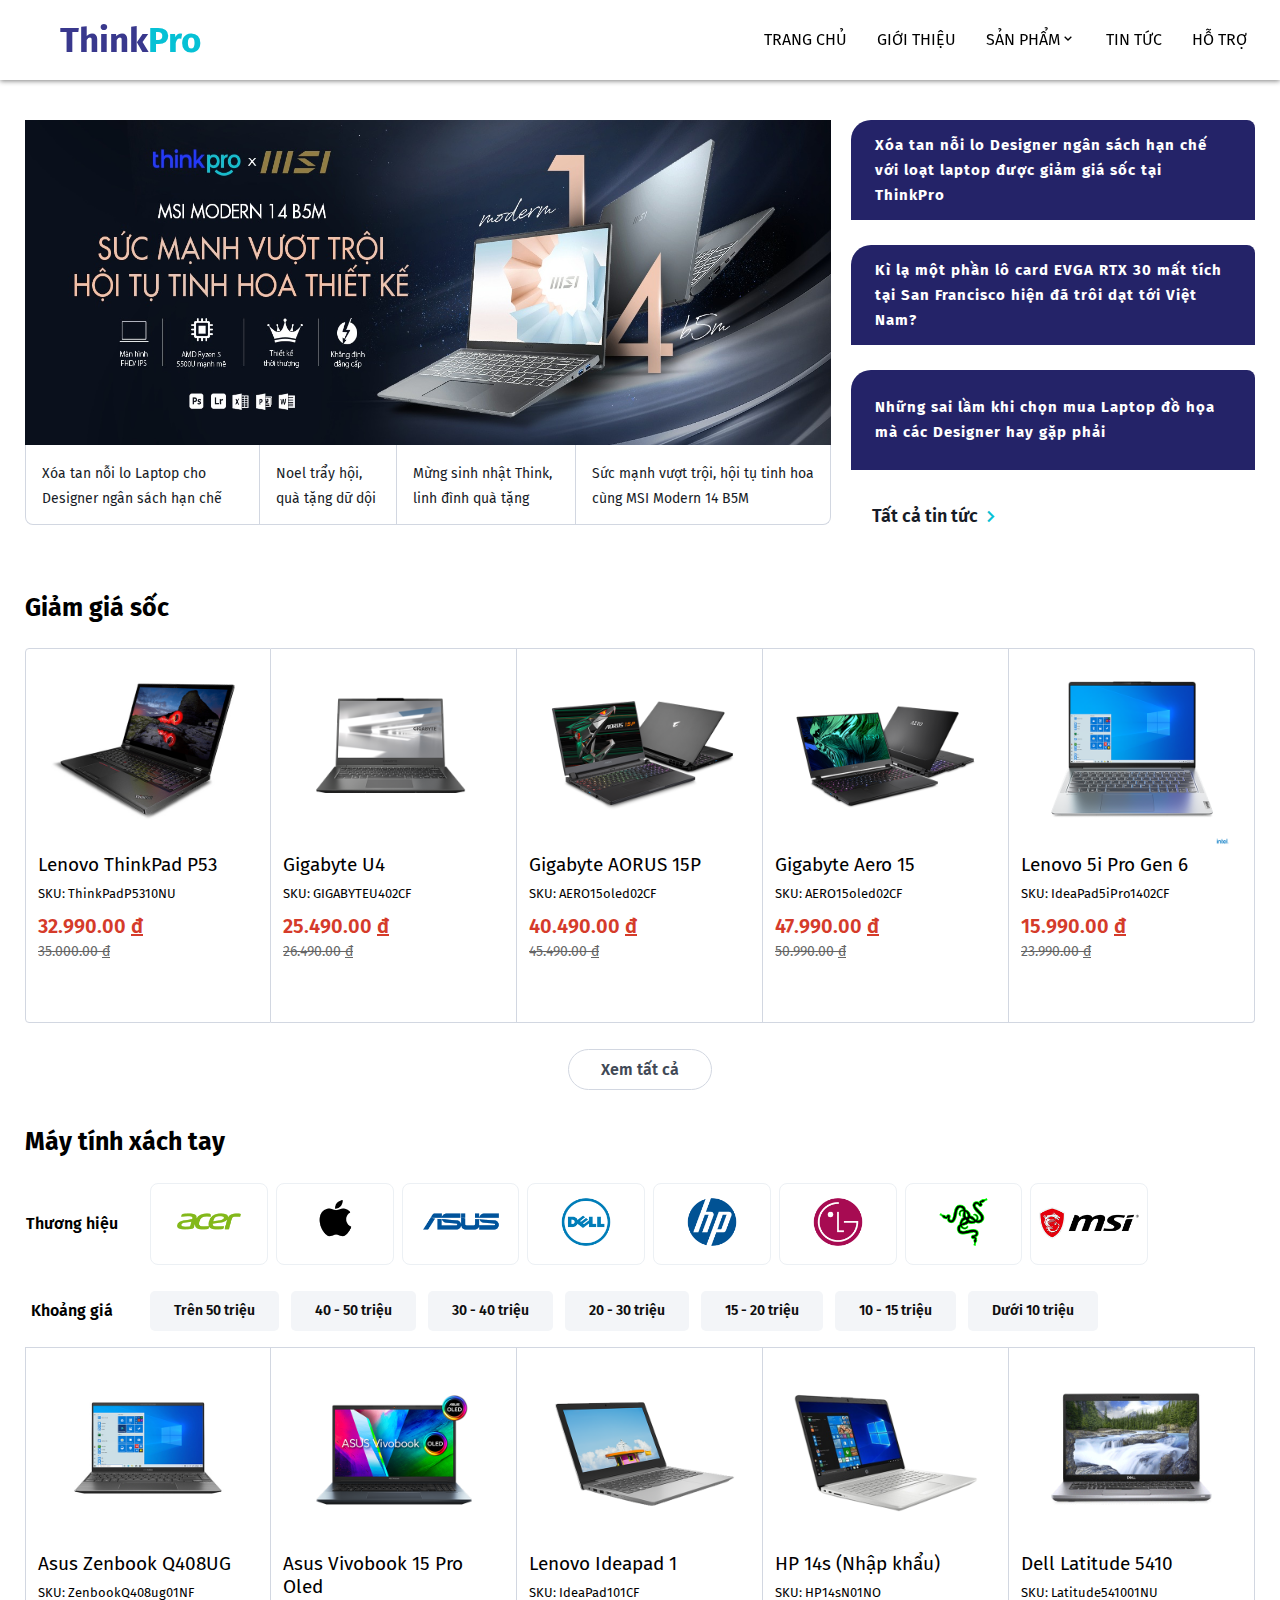
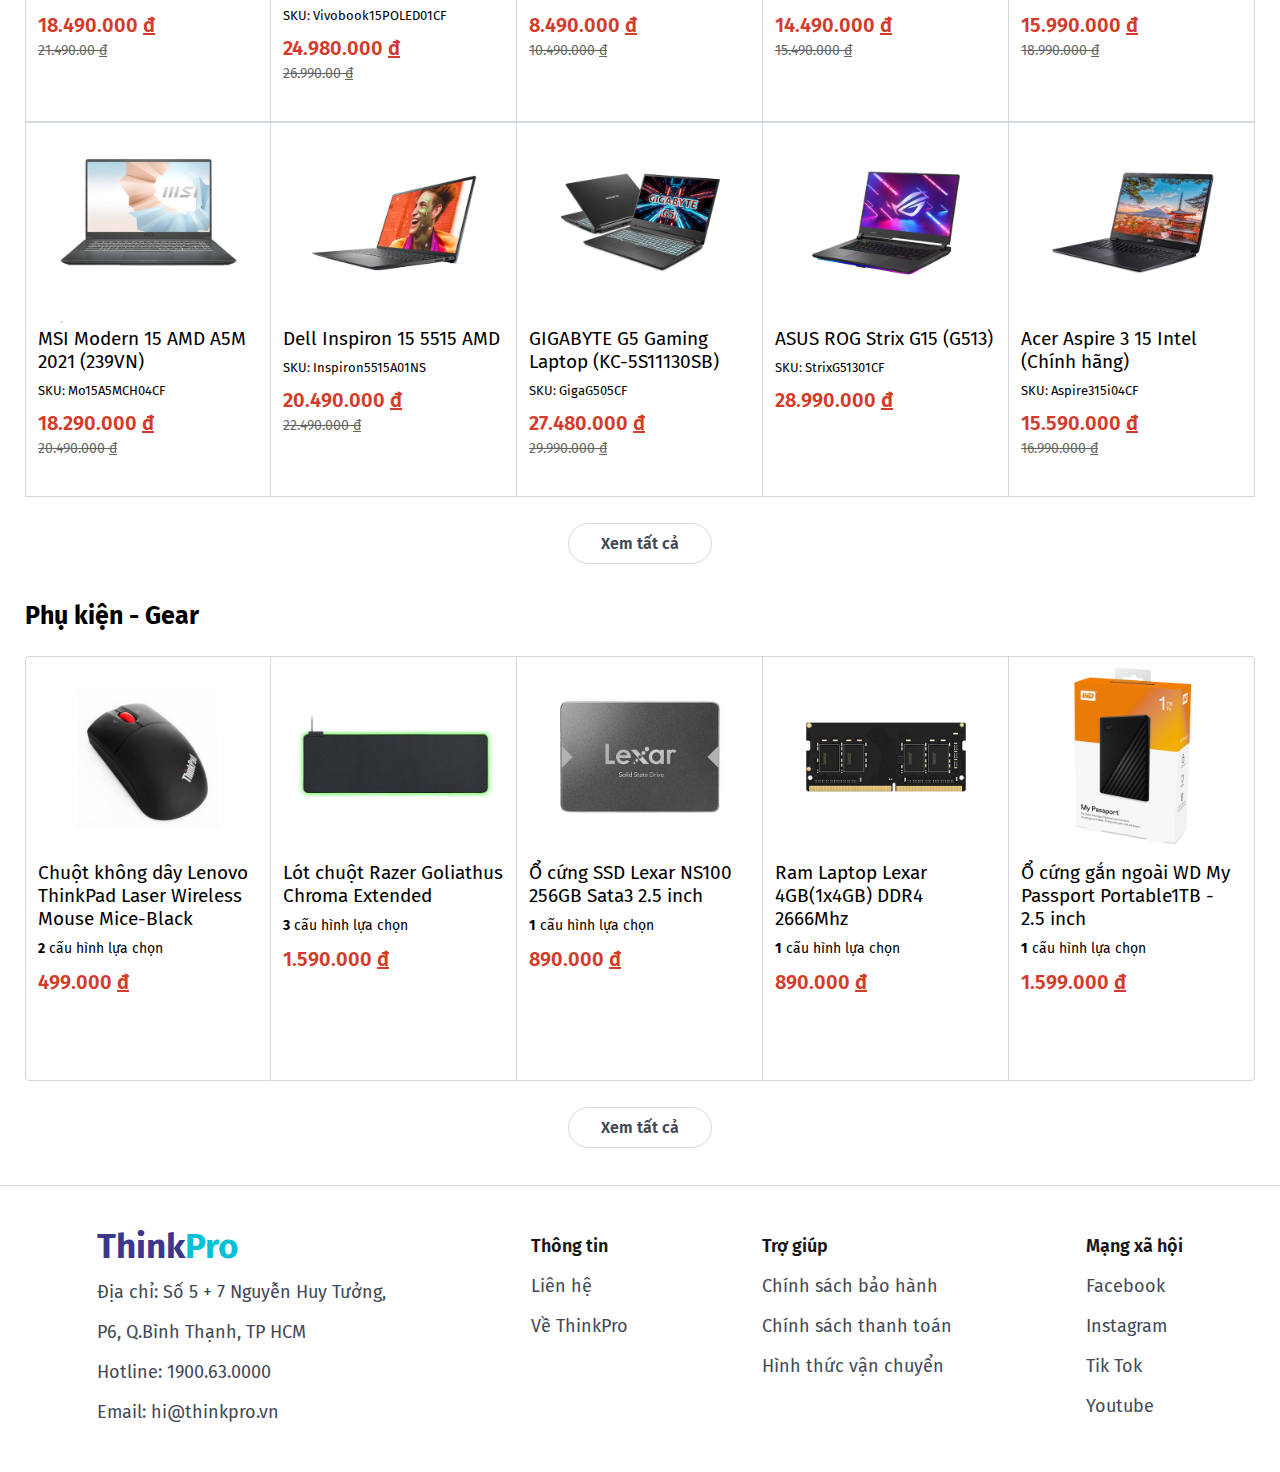
<file: index.html>
<!DOCTYPE html>
<html lang="en">
<head>
    <meta charset="UTF-8">
    <meta http-equiv="X-UA-Compatible" content="IE=edge">
    <meta name="viewport" content="width=device-width, initial-scale=1.0">
    <title>ThinkPro - Hệ thống Máy tính và Phụ kiện</title>
    <link rel="stylesheet" href="style.css">
    <link href='https://unpkg.com/boxicons@2.1.1/css/boxicons.min.css' rel='stylesheet'>
</head>
<body>
    <!-- Messenger Chat Plugin Code -->
    <div id="fb-root"></div>

    <!-- Your Chat Plugin code -->
    <div id="fb-customer-chat" class="fb-customerchat">
    </div>

    <script>
      var chatbox = document.getElementById('fb-customer-chat');
      chatbox.setAttribute("page_id", "107806398493534");
      chatbox.setAttribute("attribution", "biz_inbox");
    </script>

    <!-- Your SDK code -->
    <script>
      window.fbAsyncInit = function() {
        FB.init({
          xfbml            : true,
          version          : 'v13.0'
        });
      };

      (function(d, s, id) {
        var js, fjs = d.getElementsByTagName(s)[0];
        if (d.getElementById(id)) return;
        js = d.createElement(s); js.id = id;
        js.src = 'https://connect.facebook.net/en_US/sdk/xfbml.customerchat.js';
        fjs.parentNode.insertBefore(js, fjs);
      }(document, 'script', 'facebook-jssdk'));
    </script>
    <header>     
        <nav>
            <label class="logo">
                <span class="style1">Think</span><span class="style2">Pro</span>
            </label>
            <ul>
                <li><a href="#1">Trang Chủ</a></li>
                <li><a href="introduce.html">Giới thiệu</a></li>

                <li>
                    <a href="products-page.html">Sản Phẩm<i class='bx bx-chevron-down'></i></a>
                    <ul class="sub-menu">
                        <li><a href="">Laptop</a></li>
                        <li><a href="">Máy tính bàn</a></li>
                        <li><a href="">Phụ kiện</a></li>
                    </ul>
                </li>
                <li><a href="news.html">Tin tức</a></li>
                <li><a href="contact.html">Hỗ trợ</a></li>
            </ul>
        </nav>
    </header>
    <article>
        <aside class="news p0-25">
            <div class="news-left">
                <div class="news-img">
                    <img src="Images/img-header/img1.jpg" alt="">
                </div>
                <div class="news-thumb">
                    <div class="box border-right"><a href="#">Xóa tan nỗi lo Laptop cho Designer ngân sách hạn chế</a></div>
                    <div class="box border-right"><a href="#">Noel trẩy hội, quà tặng dữ dội</a></div>
                    <div class="box border-right"><a href="#">Mừng sinh nhật Think, linh đình quà tặng</a></div>
                    <div class="box"><a href="#">Sức mạnh vượt trội, hội tụ tinh hoa cùng MSI Modern 14 B5M</a></div>
                </div>
            
            </div>
            <div class="news-right">
                <h3 class="title">
                    <a href="#">
                        Xóa tan nỗi lo Designer ngân sách hạn chế với loạt laptop được giảm giá sốc tại ThinkPro
                    </a>
                </h3>
                <h3 class="title">
                    <a href="#">
                        Kì lạ một phần lô card EVGA RTX 30 mất tích tại San Francisco hiện đã trôi dạt tới Việt Nam?
                    </a>
                </h3>
                <h3 class="title">
                    <a href="#">
                        Những sai lầm khi chọn mua Laptop đồ họa mà các Designer hay gặp phải
                    </a>
                </h3>
                <div class="view-more-news">
                    <a href="#">
                        <span>Tất cả tin tức</span>
                        <i class='bx bx-chevron-right'></i>
                    </a>
                </div>
            </div>
        </aside>
        <!-- Sản phẩm Sale off -->
        <div class="product-items p0-25">
            <h2 class="title">Giảm giá sốc</h2>
            <div class="column">
                <div class="sale-items border-right border-left border-left-radius">
                    <div class="image-items">
                        <img src="Images/img-saleoff-items/img.png" alt="">
                    </div>
                    <div class="name-items">Lenovo ThinkPad P53</div>
                    <div class="code-items">SKU: ThinkPadP5310NU</div>
                    <div class="price-sales">32.990.00 <span class="under-line">đ</span></div>
                    <div class="price">35.000.00 <span class="under-line">đ</span></div>
                </div>
            </div>
            <div class="column">
                <div class="sale-items border-right">
                    <div class="image-items">
                        <img src="Images/img-saleoff-items/img2.png" alt="">
                    </div>
                    <div class="name-items">Gigabyte U4</div>
                    <div class="code-items">SKU: GIGABYTEU402CF
                    </div>
                    <div class="price-sales">25.490.00 <span class="under-line">đ</span></div>
                    <div class="price">26.490.00 <span class="under-line">đ</span></div>
                </div>
            </div>
            <div class="column">
                <div class="sale-items border-right">
                    <div class="image-items">
                        <img src="Images/img-saleoff-items/img3.png" alt="">
                    </div>
                    <div class="name-items">Gigabyte AORUS 15P</div>
                    <div class="code-items">SKU: AERO15oled02CF</div>
                    <div class="price-sales">40.490.00 <span class="under-line">đ</span></div>
                    <div class="price">45.490.00 <span class="under-line">đ</span></div>
                </div>
            </div>
            <div class="column">
                <div class="sale-items border-right">
                    <div class="image-items">
                        <img src="Images/img-saleoff-items/img4.png" alt="">
                    </div>
                    <div class="name-items">Gigabyte Aero 15</div>
                    <div class="code-items">SKU: AERO15oled02CF</div>
                    <div class="price-sales">47.990.00 <span class="under-line">đ</span></div>
                    <div class="price">50.990.00 <span class="under-line">đ</span></div>
                </div>
            </div>
            <div class="column">
                <div class="sale-items border-right border-right-radius">
                    <div class="image-items">
                        <img src="Images/img-saleoff-items/img5.png" alt="">
                    </div>
                    <div class="name-items">Lenovo 5i Pro Gen 6</div>
                    <div class="code-items">SKU: IdeaPad5iPro1402CF</div>
                    <div class="price-sales">15.990.00 <span class="under-line">đ</span></div>
                    <div class="price">23.990.00 <span class="under-line">đ</span></div>
                </div>
            </div>       
        </div>
        <!-- Sản phẩm Sale off -->

        <div class="view-all">
            <a href="#2">Xem tất cả</a>
        </div>
        <!-- Sản phẩm Laptop -->
        <div class="laptop-items p0-25">
            <h2 class="title">Máy tính xách tay</h2>
            <div class="brand-items">
                <div class="title-font">Thương hiệu</div>
                <div class="brands-name">
                    <div><img src="Images/img-brands/acer.png"></div>
                    <div><img src="Images/img-brands/apple.png"></div>
                    <div><img src="Images/img-brands/asus.png"></div>
                    <div><img src="Images/img-brands/dell.png"></div>
                    <div><img src="Images/img-brands/hp.png"></div>
                    <div><img src="Images/img-brands/lg.png"></div>
                    <div><img src="Images/img-brands/razer.png"></div>
                    <div><img src="Images/img-brands/msi.png"></div>
                </div>
                
            </div>
            <div class="price-area">
                <div class="title-font">Khoảng giá</div>
                <div class="content">
                    <label>Trên 50 triệu</label>
                    <label>40 - 50 triệu</label>
                    <label>30 - 40 triệu</label>
                    <label>20 - 30 triệu</label>
                    <label>15 - 20 triệu</label>
                    <label>10 - 15 triệu</label>
                    <label>Dưới 10 triệu</label>
                </div>
            </div>
            <div>
            <div class="column">
                <div class="sale-items border-right border-left">
                    <div class="image-items">
                        <img src="Images/img-items/img1.png" alt="">
                    </div>
                    <div class="name-items">Asus Zenbook Q408UG</div>
                    <div class="code-items">SKU: ZenbookQ408ug01NF
                    </div>
                    <div class="price-sales">18.490.000 <span class="under-line">đ</span></div>
                    <div class="price">21.490.00 <span class="under-line">đ</span></div>
                </div>
            </div>
            <div class="column">
                <div class="sale-items border-right">
                    <div class="image-items">
                        <img src="Images/img-items/img2.png" alt="">
                    </div>
                    <div class="name-items">Asus Vivobook 15 Pro Oled</div>
                    <div class="code-items">SKU: Vivobook15POLED01CF</div>
                    <div class="price-sales">24.980.000 <span class="under-line">đ</span></div>
                    <div class="price">26.990.00 <span class="under-line">đ</span></div>
                </div>
            </div>
            <div class="column">
                <div class="sale-items border-right">
                    <div class="image-items">
                        <img src="Images/img-items/img3.png" alt="">
                    </div>
                    <div class="name-items">Lenovo Ideapad 1</div>
                    <div class="code-items">SKU: IdeaPad101CF</div>
                    <div class="price-sales">8.490.000 <span class="under-line">đ</span></div>
                    <div class="price">10.490.000 <span class="under-line">đ</span></div>
                </div>
            </div>
            <div class="column">
                <div class="sale-items border-right">
                    <div class="image-items">
                        <img src="Images/img-items/img4.png" alt="">
                    </div>
                    <div class="name-items">HP 14s (Nhập khẩu)</div>
                    <div class="code-items">SKU: HP14sN01NO</div>
                    <div class="price-sales">14.490.000 <span class="under-line">đ</span></div>
                    <div class="price">15.490.000 <span class="under-line">đ</span></div>
                </div>
            </div>  
            <div class="column">
                <div class="sale-items border-right">
                    <div class="image-items">
                        <img src="Images/img-items/img5.png" alt="">
                    </div>
                    <div class="name-items">Dell Latitude 5410</div>
                    <div class="code-items">SKU: Latitude541001NU</div>
                    <div class="price-sales">15.990.000 <span class="under-line">đ</span></div>
                    <div class="price">18.990.000 <span class="under-line">đ</span></div>
                </div>
            </div>
            <div class="column">
                <div class="sale-items border-right border-left">
                    <div class="image-items">
                        <img src="Images/img-items/img6.png" alt="">
                    </div>
                    <div class="name-items">MSI Modern 15 AMD A5M 2021 (239VN)</div>
                    <div class="code-items">SKU: Mo15A5MCH04CF
                    </div>
                    <div class="price-sales">18.290.000 <span class="under-line">đ</span></div>
                    <div class="price">20.490.000 <span class="under-line">đ</span></div>
                </div>
            </div>
            <div class="column">
                <div class="sale-items border-right">
                    <div class="image-items">
                        <img src="Images/img-items/img7.png" alt="">
                    </div>
                    <div class="name-items">Dell Inspiron 15 5515 AMD</div>
                    <div class="code-items">SKU: Inspiron5515A01NS</div>
                    <div class="price-sales">20.490.000 
                    <span class="under-line">đ</span></div>
                    <div class="price">22.490.000 <span class="under-line">đ</span></div>
                </div>
            </div>
            <div class="column">
                <div class="sale-items border-right">
                    <div class="image-items">
                        <img src="Images/img-items/img8.png" alt="">
                    </div>
                    <div class="name-items">GIGABYTE G5 Gaming Laptop (KC-5S11130SB)</div>
                    <div class="code-items">SKU: GigaG505CF</div>
                    <div class="price-sales">27.480.000 <span class="under-line">đ</span></div>
                    <div class="price">29.990.000 <span class="under-line">đ</span></div>
                </div>
            </div>
            <div class="column">
                <div class="sale-items border-right">
                    <div class="image-items">
                        <img src="Images/img-items/img9.png" alt="">
                    </div>
                    <div class="name-items">ASUS ROG Strix G15 (G513)</div>
                    <div class="code-items">SKU: StrixG51301CF</div>
                    <div class="price-sales">28.990.000 <span class="under-line">đ</span></div>
                </div>
            </div>
            <div class="column">
                <div class="sale-items border-right">
                    <div class="image-items">
                        <img src="Images/img-items/img10.png" alt="">
                    </div>
                    <div class="name-items">Acer Aspire 3 15 Intel (Chính hãng)</div>
                    <div class="code-items">SKU:  Aspire315i04CF</div>
                    <div class="price-sales">15.590.000 <span class="under-line">đ</span></div>
                    <div class="price">16.990.000 <span class="under-line">đ</span></div>
                </div>
            </div>  
            </div>
            <div class="view-all">
                <a href="#2">Xem tất cả</a>
            </div>
        </div>
        <!-- Sản phẩm Laptop -->
        <!-- Sản phẩm Gear -->
        <div class="product-items p0-25">
            <h2 class="title">Phụ kiện - Gear</h2>
            <div class="column">
                <div class="sale-items border-right border-left border-left-radius" style="
                height: 425px;
            ">
                    <div class="image-items">
                        <img src="Images/img-gear-items/img1.png" alt="">
                    </div>
                    <div class="name-items">Chuột không dây Lenovo ThinkPad Laser Wireless Mouse Mice-Black</div>
                    <div class="choice-items"><b>2</b> cấu hình lựa chọn</div>
                    <div class="price-sales">499.000 <span class="under-line">đ</span></div>
                </div>
            </div>
            <div class="column">
                <div class="sale-items border-right" style="
                height: 425px;
            ">
                    <div class="image-items">
                        <img src="Images/img-gear-items/img2.png" alt="">
                    </div>
                    <div class="name-items">Lót chuột Razer Goliathus Chroma Extended</div>
                    <div class="choice-items"><b>3</b> cấu hình lựa chọn
                    </div>
                    <div class="price-sales">1.590.000 <span class="under-line">đ</span></div>
                </div>
            </div>
            <div class="column">
                <div class="sale-items border-right" style="
                height: 425px;
            ">
                    <div class="image-items">
                        <img src="Images/img-gear-items/img3.png" alt="">
                    </div>
                    <div class="name-items">Ổ cứng SSD Lexar NS100 256GB Sata3 2.5 inch</div>
                    <div class="choice-items"><b>1</b> cấu hình lựa chọn</div>
                    <div class="price-sales">890.000 <span class="under-line">đ</span></div>
                </div>
            </div>
            <div class="column">
                <div class="sale-items border-right" style="
                height: 425px;
            ">
                    <div class="image-items">
                        <img src="Images/img-gear-items/img4.png" alt="">
                    </div>
                    <div class="name-items">Ram Laptop Lexar 4GB(1x4GB) DDR4 2666Mhz</div>
                    <div class="choice-items"><b>1</b> cấu hình lựa chọn</div>
                    <div class="price-sales">890.000 <span class="under-line">đ</span></div>
                </div>
            </div>
            <div class="column">
                <div class="sale-items border-right border-right-radius" style="
                height: 425px;
            ">
                    <div class="image-items">
                        <img src="Images/img-gear-items/img5.png" alt="">
                    </div>
                    <div class="name-items">Ổ cứng gắn ngoài WD My Passport Portable1TB - 2.5 inch</div>
                    <div class="choice-items"><b>1</b> cấu hình lựa chọn</div>
                    <div class="price-sales">1.599.000 <span class="under-line">đ</span></div>
                </div>
            </div>       
        </div>
        <div class="view-all">
            <a href="#2">Xem tất cả</a>
        </div>
        <!-- Sản phẩm Gear -->

    </article>
    <footer>
        
        <div class="footer-container">
            <a href="" class="footer-logo">
                <span class="style1">Think</span><span class="style2">Pro</span>
            </a>
            <ul class="footer-list none">
                <li style="width: 300px;">Địa chỉ: Số 5 + 7 Nguyễn Huy Tưởng, P6, Q.Bình Thạnh, TP HCM</li>
                <li>Hotline: 1900.63.0000</li>
                <li>Email: hi@thinkpro.vn</li>
            </ul>
        </div>
        <div class="footer-container">
            <div class="footer-heading">Thông tin</div>
            <ul class="footer-list">
                <li>Liên hệ</li>
                <li>Về ThinkPro</li>
            </ul>
        </div>
        <div class="footer-container">
            <div class="footer-heading">Trợ giúp</div>
            <ul class="footer-list">
                <li>Chính sách bảo hành</li>
                <li>Chính sách thanh toán</li>
                <li>Hình thức vận chuyển</li>
            </ul>
        </div>
        <div class="footer-container">
            <div class="footer-heading">Mạng xã hội</div>
            <ul class="footer-list">
                <li><a href="#">Facebook</a></li>
                <li><a href="#">Instagram</a></li>
                <li><a href="#">Tik Tok</a></li>
                <li><a href="#">Youtube</a></li>
            </ul>
        </div>
        
    </footer>
</body>
</html>
</file>
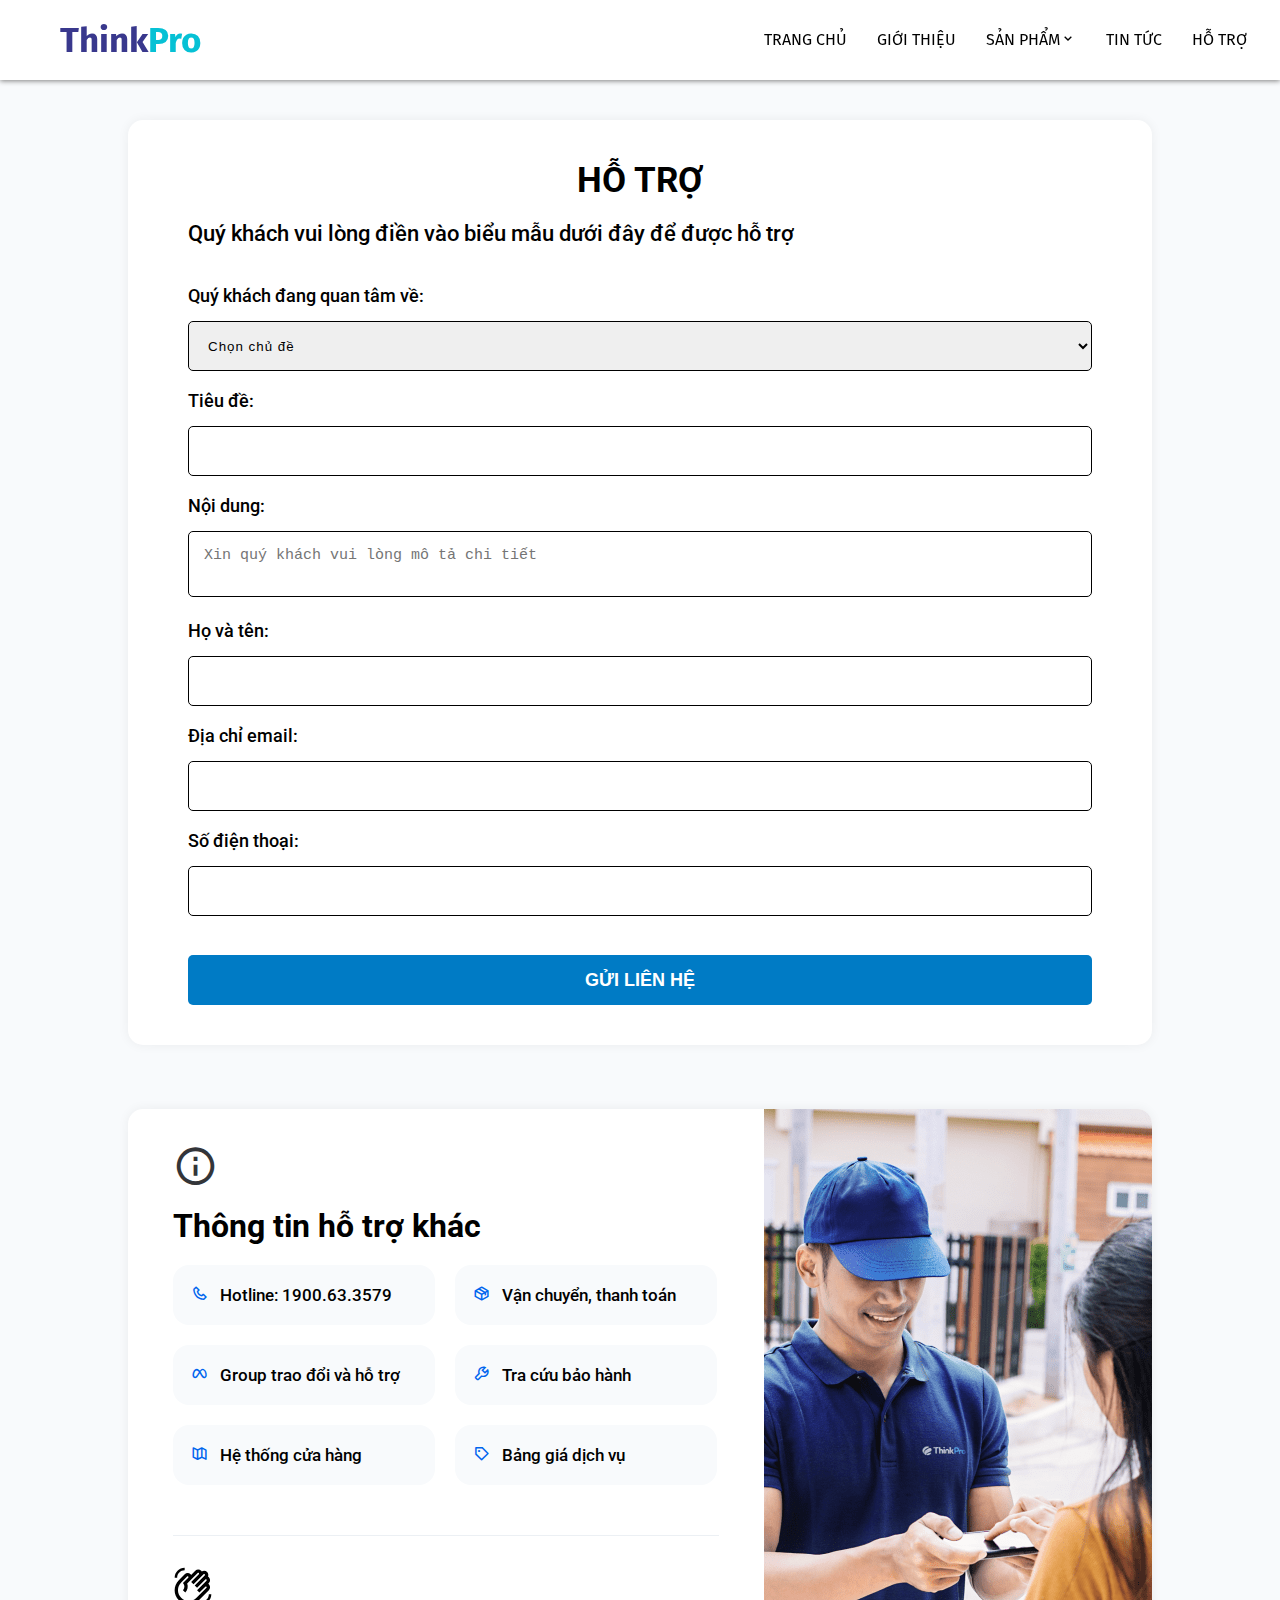
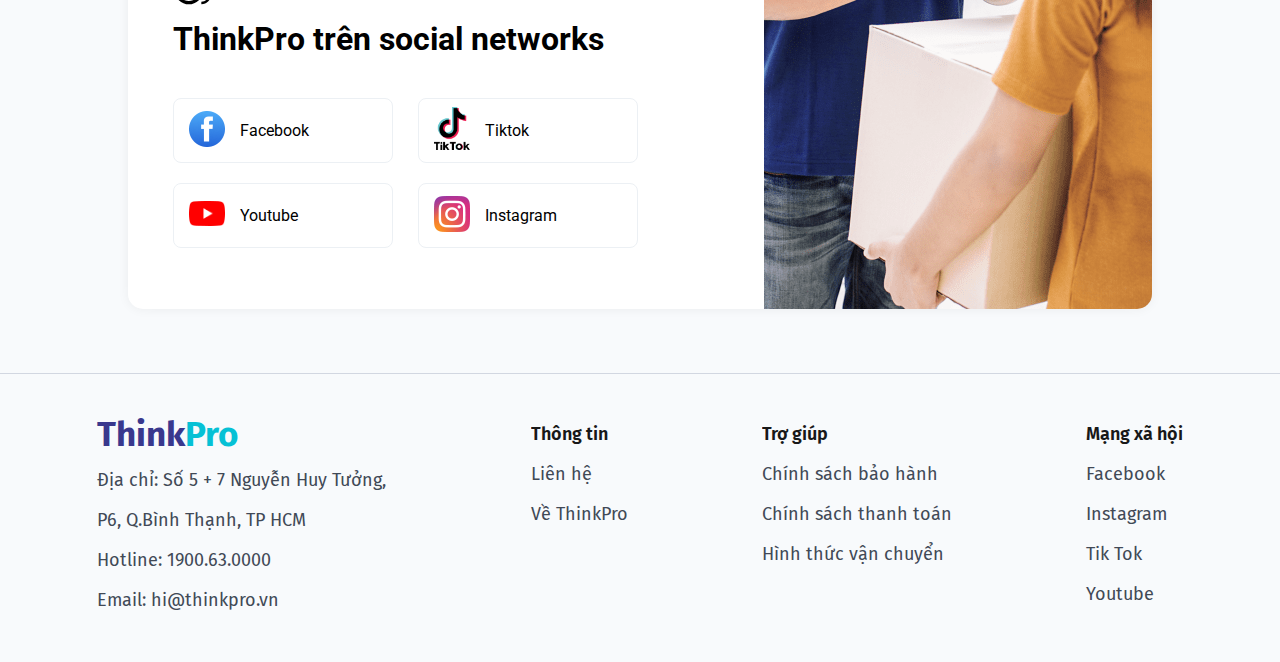
<file: contact.html>
<!DOCTYPE html>
<html lang="en">
<head>
    <meta charset="UTF-8">
    <meta http-equiv="X-UA-Compatible" content="IE=edge">
    <meta name="viewport" content="width=device-width, initial-scale=1.0">
    <title>ThinkPro - Hệ thống Máy tính và Phụ kiện</title>
    <link rel="stylesheet" href="style.css">
    <link rel="stylesheet" href="contact.css">
    <link href='https://unpkg.com/boxicons@2.1.1/css/boxicons.min.css' rel='stylesheet'>
</head>
<body>
    <header>     
        <nav>
            <label class="logo">
                <span class="style1">Think</span><span class="style2">Pro</span>
            </label>
            <ul>
                <li><a href="index.html">Trang Chủ</a></li>
                <li><a href="introduce.html">Giới thiệu</a></li>

                <li>
                    <a href="products-page.html">Sản Phẩm<i class='bx bx-chevron-down'></i></a>
                    <ul class="sub-menu">
                        <li><a href="">Laptop</a></li>
                        <li><a href="">Máy tính bàn</a></li>
                        <li><a href="">Phụ kiện</a></li>
                    </ul>
                </li>
                <li><a href="news.html">Tin tức</a></li>
                <li><a href="#5">Hỗ trợ</a></li>
            </ul>
        </nav>
    </header>
    <article>
        <div class="form-contact">
            <form action="#23323">
                <h1>HỖ TRỢ</h1>
                <h3>Quý khách vui lòng điền vào biểu mẫu dưới đây để được hỗ trợ</h3>
                <div class="topic-contact">
                    <label for="">Quý khách đang quan tâm về: </label>
                    <select name="" id="">
                        <option value="-1">Chọn chủ đề</option>
                        <option value="1">Tư vấn</option>
                        <option value="2">Khiếu nại - Phản ánh</option>
                        <option value="3">Hợp tác với ThinkPro</option>
                        <option value="4">Góp ý</option>
                    </select>
                </div>
                <div class="header-contact">
                    <label for="">Tiêu đề:</label>
                    <input type="text">
                </div>
                <div class="content-contact">
                    <label for="">Nội dung:</label>
                    <textarea placeholder="Xin quý khách vui lòng mô tả chi tiết" spellcheck="false" name="" id=""></textarea>
                </div>
                <div>
                    <label for="">Họ và tên:</label>
                    <input type="text">
                </div>
                <div>
                    <label for="">Địa chỉ email:</label>
                    <input type="email">
                </div>
                <div>
                    <label for="">Số điện thoại:</label>
                    <input type="tel">
                </div>
                <br>
                <div>
                    <button class="submit" type="submit">GỬI LIÊN HỆ</button>
                </div>
            </form>
        </div>
        <div class="others-contact">
            <div class="left">
                <div class="icon-header">
                    <i class='bx bx-info-circle'></i>
                </div>
                <h1>Thông tin hỗ trợ khác</h1>
                <div class="col">
                    <a href="#sds">
                        <div class="information-contact">
                            <div class="icon">
                                <i class='bx bx-phone'></i>
                            </div>
                            <div class="information">
                                <p>Hotline: 1900.63.3579</p>
                            </div>
                        </div>
                    </a>
                    
                    <a href="#sds">
                        <div class="information-contact ml20">
                            <div class="icon">
                                <i class='bx bx-package'></i>
                            </div>
                            <div class="information">
                                <p>Vận chuyển, thanh toán</p>
                            </div>
                        </div>
                    </a>
                    
                    <a href="#sds">
                        <div class="information-contact">
                            <div class="icon">
                                <i class='bx bxl-meta'></i>
                            </div>
                            <div class="information">
                                <p>Group trao đổi và hỗ trợ</p>
                            </div>
                        </div>
                    </a>
                    
                    <a href="#sds">
                        <div class="information-contact ml20">
                            <div class="icon">
                                <i class='bx bx-wrench'></i>
                            </div>
                            <div class="information">
                                <p>Tra cứu bảo hành</p>
                            </div>
                        </div>
                    </a>
                    
                    <a href="#sds">
                        <div class="information-contact">
                            <div class="icon">
                                <i class='bx bx-map-alt'></i>
                            </div>
                            <div class="information">
                                <p>Hệ thống cửa hàng</p>
                            </div>
                        </div>
                    </a>
                    
                    <a href="#sds">
                        <div class="information-contact ml20">
                            <div class="icon">
                                <i class='bx bx-purchase-tag'></i>
                            </div>
                            <div class="information">
                                <p>Bảng giá dịch vụ</p>
                            </div>
                        </div>
                    </a>
                    
                </div>
                <div class="icon-social-networks">
                    <img src="Images/img-icons/icon1.svg" alt="">
                </div>
                <h1>ThinkPro trên social networks</h1>
                <div class="social-networks">
                    <div>
                        <a href="#111">
                            <div class="social-form">              
                                <div class="social-icon">
                                    <img src="Images/img-icons/icon2.png" alt="">
                                </div>
                                <div class="social-name">Facebook</div>  
                            </div>
                        </a>
                        <a href="#111">
                            <div class="social-form">                     
                                <div class="social-icon">
                                    <img src="Images/img-icons/icon3.png" alt="">
                                </div>
                                <div class="social-name">Youtube</div>
                            </div>
                        </a>
                    </div>
                    <div>
                        <a href="#111">
                            <div class="social-form ml25">                
                                <div class="social-icon">
                                    <img src="Images/img-icons/icon4.png" alt="">
                                </div>
                                <div class="social-name">Tiktok</div>                       
                            </div>
                        </a>
                        <a href="#111">
                            <div class="social-form ml25">
                                <div class="social-icon">
                                    <img src="Images/img-icons/icon5.png" alt="">
                                </div>
                                <div class="social-name">Instagram</div>
                            </div>
                        </a>
                    </div>
                    
                </div>
            </div>
            <div class="right">
                <img src="Images/img-header/img7.png" alt="">
            </div>
            
        </div>
    </article>
    <footer>
        
        <div class="footer-container">
            <a href="" class="footer-logo">
                <span class="style1">Think</span><span class="style2">Pro</span>
            </a>
            <ul class="footer-list none">
                <li style="width: 300px;">Địa chỉ: Số 5 + 7 Nguyễn Huy Tưởng, P6, Q.Bình Thạnh, TP HCM</li>
                <li>Hotline: 1900.63.0000</li>
                <li>Email: hi@thinkpro.vn</li>
            </ul>
        </div>
        <div class="footer-container">
            <div class="footer-heading">Thông tin</div>
            <ul class="footer-list">
                <li>Liên hệ</li>
                <li>Về ThinkPro</li>
            </ul>
        </div>
        <div class="footer-container">
            <div class="footer-heading">Trợ giúp</div>
            <ul class="footer-list">
                <li>Chính sách bảo hành</li>
                <li>Chính sách thanh toán</li>
                <li>Hình thức vận chuyển</li>
            </ul>
        </div>
        <div class="footer-container">
            <div class="footer-heading">Mạng xã hội</div>
            <ul class="footer-list">
                <li><a href="#">Facebook</a></li>
                <li><a href="#">Instagram</a></li>
                <li><a href="#">Tik Tok</a></li>
                <li><a href="#">Youtube</a></li>
            </ul>
        </div>
        
    </footer>
</body>
</html>
</file>
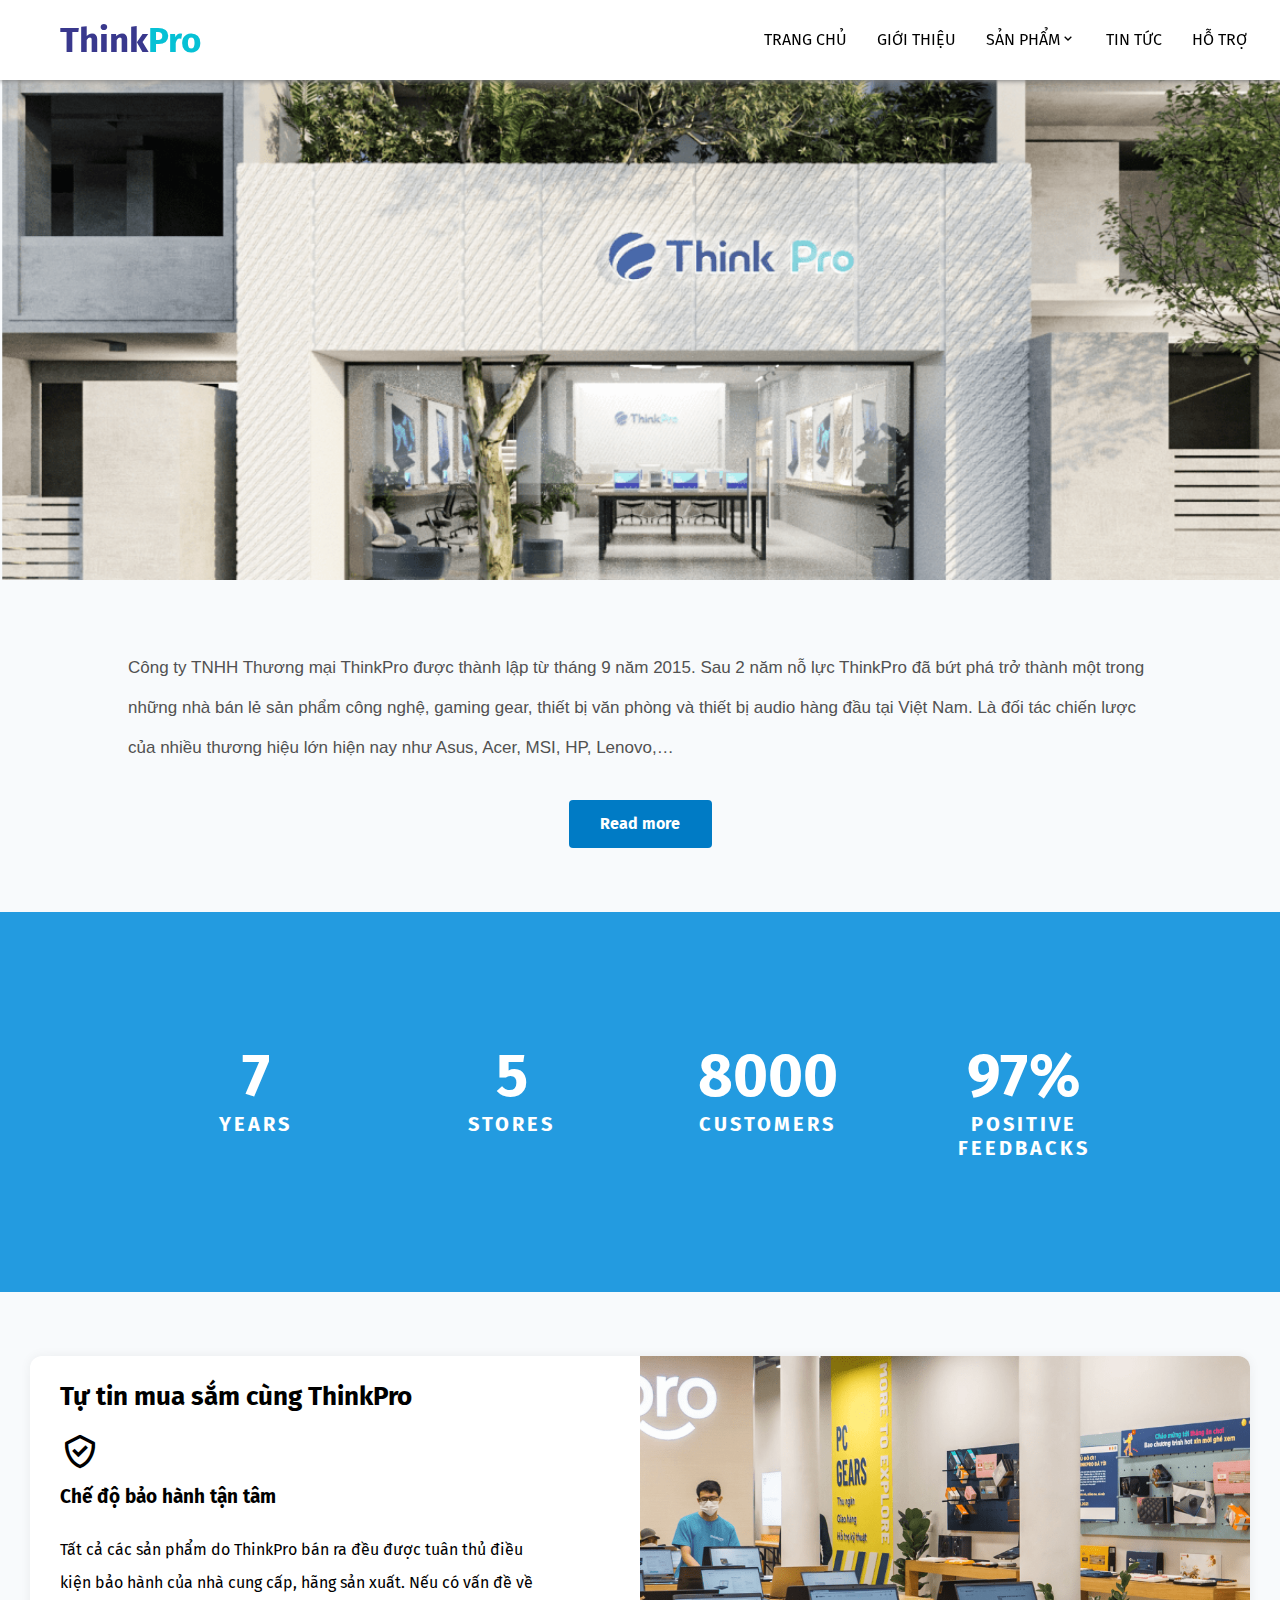
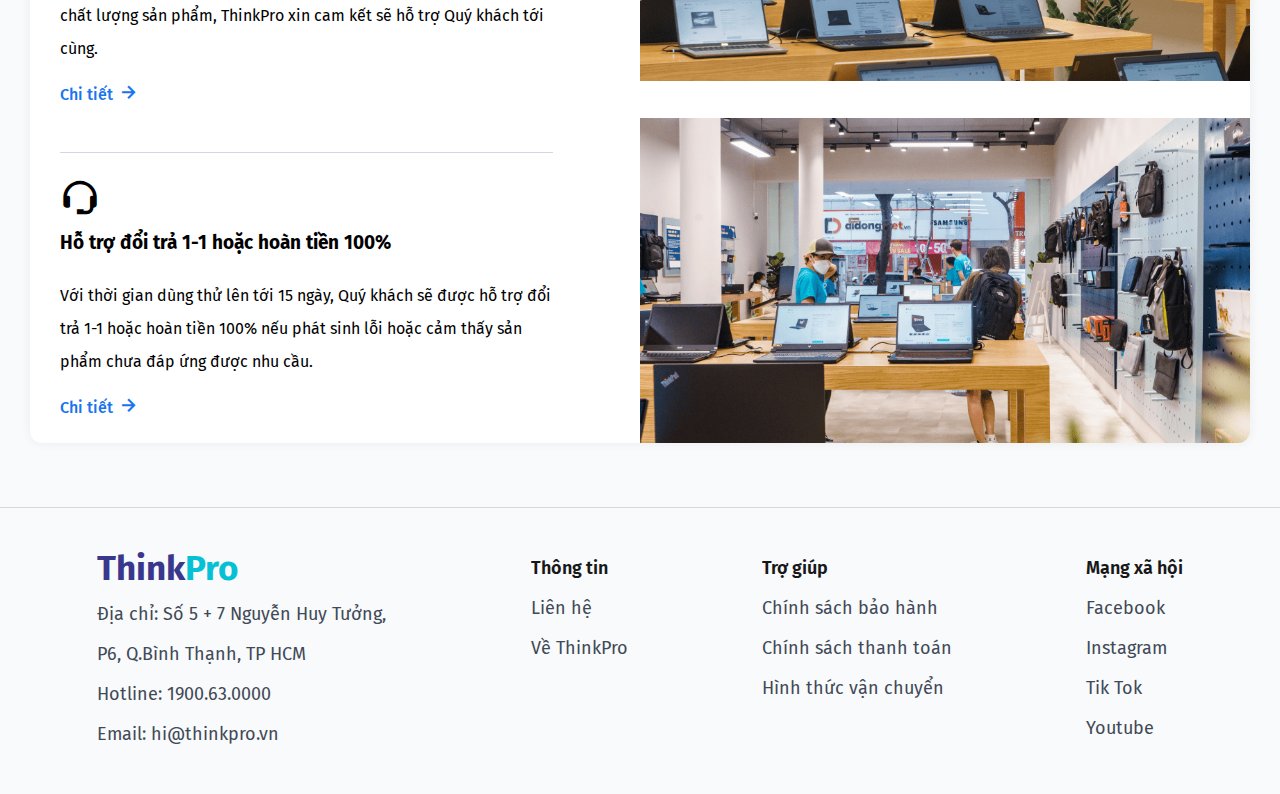
<file: introduce.html>
<!DOCTYPE html>
<html lang="en">
<head>
    <meta charset="UTF-8">
    <meta http-equiv="X-UA-Compatible" content="IE=edge">
    <meta name="viewport" content="width=device-width, initial-scale=1.0">
    <title>ThinkPro - Hệ thống Máy tính và Phụ kiện</title>
    <link rel="stylesheet" href="style.css">
    <link rel="stylesheet" href="introduce.css">
    <link href='https://unpkg.com/boxicons@2.1.1/css/boxicons.min.css' rel='stylesheet'>
</head>
<body>
    <header>     
        <nav>
            <label class="logo">
                <span class="style1">Think</span><span class="style2">Pro</span>
            </label>
            <ul>
                <li><a href="index.html">Trang Chủ</a></li>
                <li><a href="#2">Giới thiệu</a></li>

                <li>
                    <a href="products-page.html">Sản Phẩm<i class='bx bx-chevron-down'></i></a>
                    <ul class="sub-menu">
                        <li><a href="">Laptop</a></li>
                        <li><a href="">Máy tính bàn</a></li>
                        <li><a href="">Phụ kiện</a></li>
                    </ul>
                </li>
                <li><a href="news.html">Tin tức</a></li>
                <li><a href="contact.html">Hỗ trợ</a></li>
            </ul>
        </nav>
    </header>
    <div class="introduce-content">
        <div class="banner">
            <img src="Images/img-header/img3.png" alt="">
        </div>
        <div class="introduce-com">
            <div class="com-content">
                Công ty TNHH Thương mại ThinkPro được thành lập từ tháng 9 năm 2015. Sau 2 năm nỗ lực ThinkPro đã bứt phá trở thành một trong những nhà bán lẻ sản phẩm công nghệ, gaming gear, thiết bị văn phòng và thiết bị audio hàng đầu tại Việt Nam. Là đối tác chiến lược của nhiều thương hiệu lớn hiện nay như Asus, Acer, MSI, HP, Lenovo,…
            </div>
            <div class="button">
                <a href="#23">Read more</a>
            </div>
        </div>
        <div class="achievements">
            <div>
                <span>7</span>
                <h5>YEARS</h5>
            </div>
            <div>
               <span>5</span>
                <h5>STORES</h5>
            </div>
            <div>
                <span>8000</span>
                <h5>CUSTOMERS</h5>
            </div>
            <div>
                <span>97%</span>
                <h5>POSITIVE FEEDBACKS</h5>
            </div>
        </div>
        <div class="benefits-content">
            <div class="benefits-left-content">
                <h3>Tự tin mua sắm cùng ThinkPro</h3>
                <div class="benefits">
                    <div class="icon">
                        <i class='bx bx-check-shield'></i>
                    </div>
                    <div class="title">
                        Chế độ bảo hành tận tâm
                    </div>
                    <div class="body">
                        Tất cả các sản phẩm do ThinkPro bán ra đều được tuân thủ điều kiện bảo hành của nhà cung cấp, hãng sản xuất. Nếu có vấn đề về chất lượng sản phẩm, ThinkPro xin cam kết sẽ hỗ trợ Quý khách tới cùng.
                    </div>
                    <div class="more-details">
                        <a href="#999">
                            <span>Chi tiết </span> <i style="font-size: 24px;" class='bx bx-right-arrow-alt'></i>
                        </a>
                    </div>
                </div>
                
                <div style="border-top: 1px solid #d2d7e1; padding-top: 25px;"" class="benefits">
                    <div class="icon">
                        <i class='bx bx-support'></i>
                    </div>
                    <div class="title">
                        Hỗ trợ đổi trả 1-1 hoặc hoàn tiền 100%
                    </div>
                    <div class="body">
                        Với thời gian dùng thử lên tới 15 ngày, Quý khách sẽ được hỗ trợ đổi trả 1-1 hoặc hoàn tiền 100% nếu phát sinh lỗi hoặc cảm thấy sản phẩm chưa đáp ứng được nhu cầu.
                    </div>
                    <div class="more-details">
                        <a href="#999">
                            <span>Chi tiết </span> <i class='bx bx-right-arrow-alt'></i>
                        </a>
                    </div>
                </div>
            </div>
            <div class="benefits-right-content">
                <img src="Images/img-header/img4.png" alt="">
                <img src="Images/img-header/img6.png" alt="">
            </div>
            
        </div>
            
    </div>
    <footer>
        
        <div class="footer-container">
            <a href="" class="footer-logo">
                <span class="style1">Think</span><span class="style2">Pro</span>
            </a>
            <ul class="footer-list none">
                <li style="width: 300px;">Địa chỉ: Số 5 + 7 Nguyễn Huy Tưởng, P6, Q.Bình Thạnh, TP HCM</li>
                <li>Hotline: 1900.63.0000</li>
                <li>Email: hi@thinkpro.vn</li>
            </ul>
        </div>
        <div class="footer-container">
            <div class="footer-heading">Thông tin</div>
            <ul class="footer-list">
                <li>Liên hệ</li>
                <li>Về ThinkPro</li>
            </ul>
        </div>
        <div class="footer-container">
            <div class="footer-heading">Trợ giúp</div>
            <ul class="footer-list">
                <li>Chính sách bảo hành</li>
                <li>Chính sách thanh toán</li>
                <li>Hình thức vận chuyển</li>
            </ul>
        </div>
        <div class="footer-container">
            <div class="footer-heading">Mạng xã hội</div>
            <ul class="footer-list">
                <li><a href="#">Facebook</a></li>
                <li><a href="#">Instagram</a></li>
                <li><a href="#">Tik Tok</a></li>
                <li><a href="#">Youtube</a></li>
            </ul>
        </div>
        
    </footer>
</body>
</html>
</file>
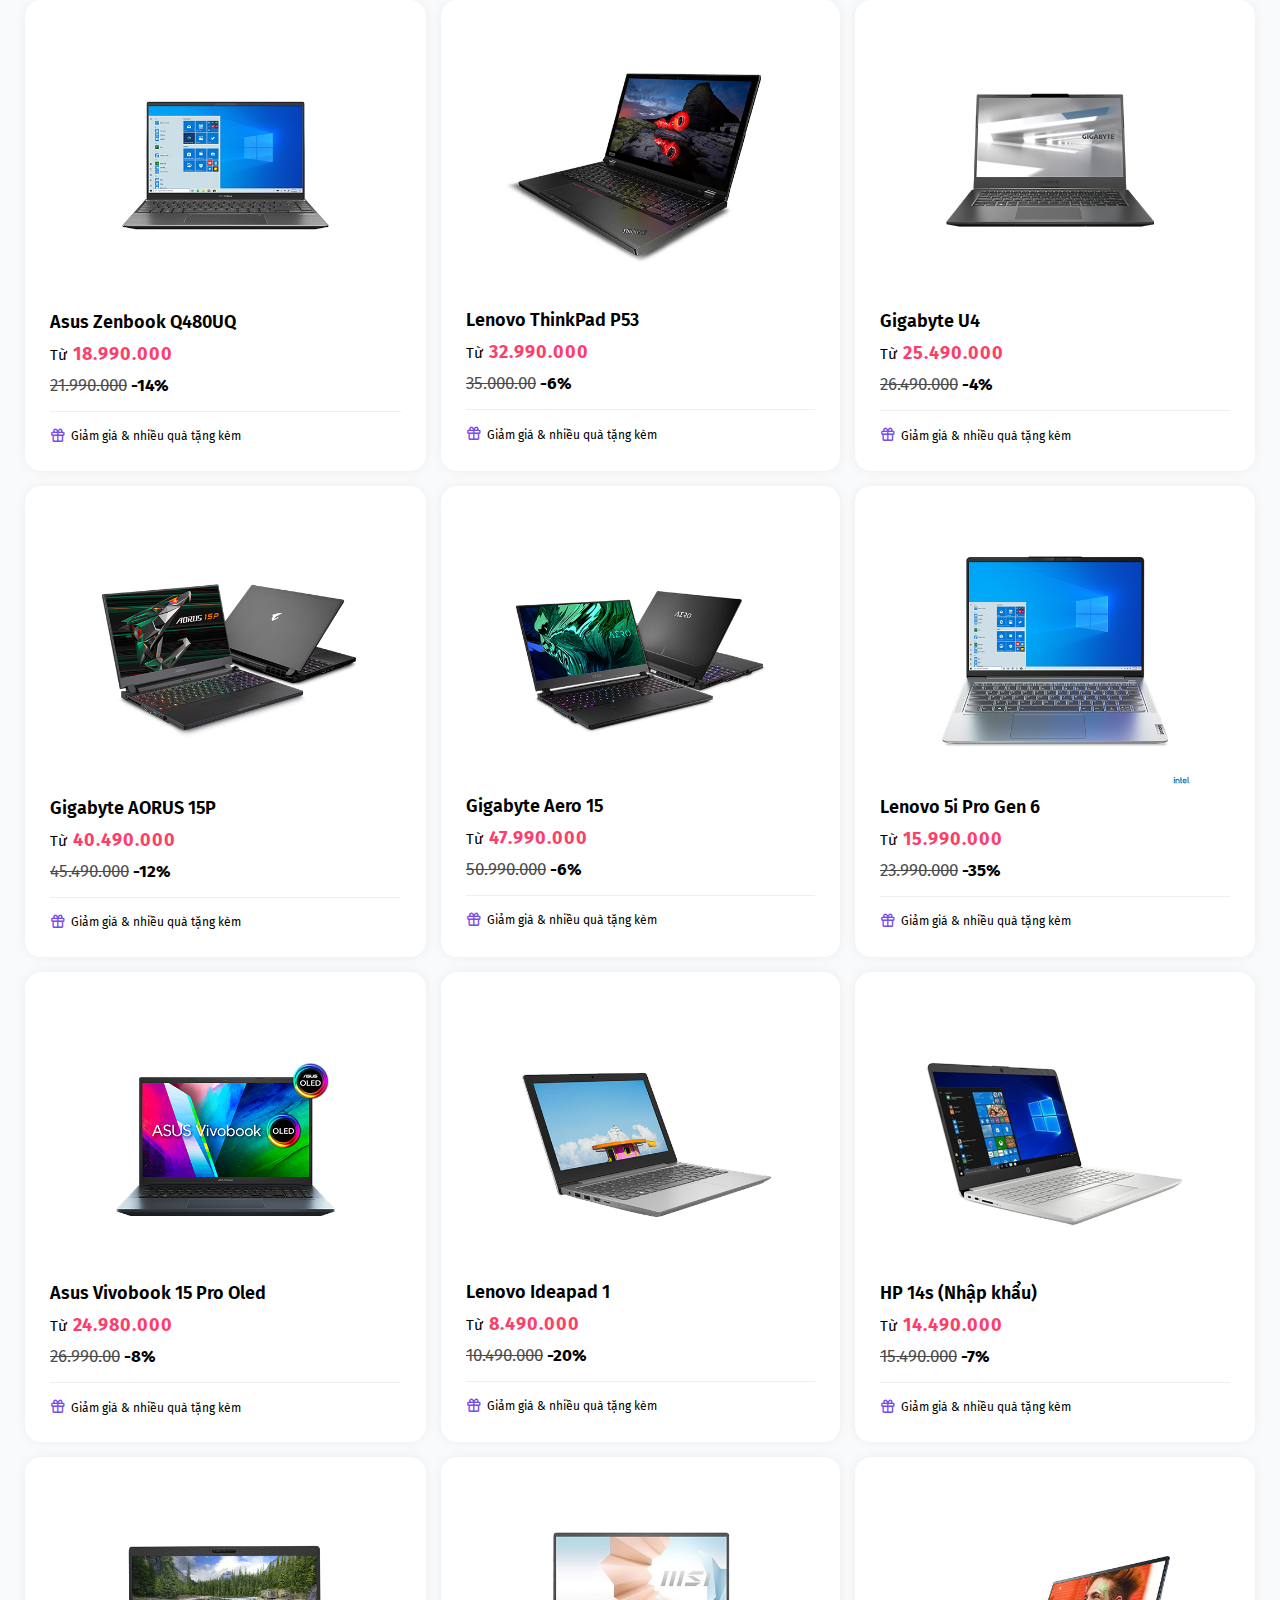
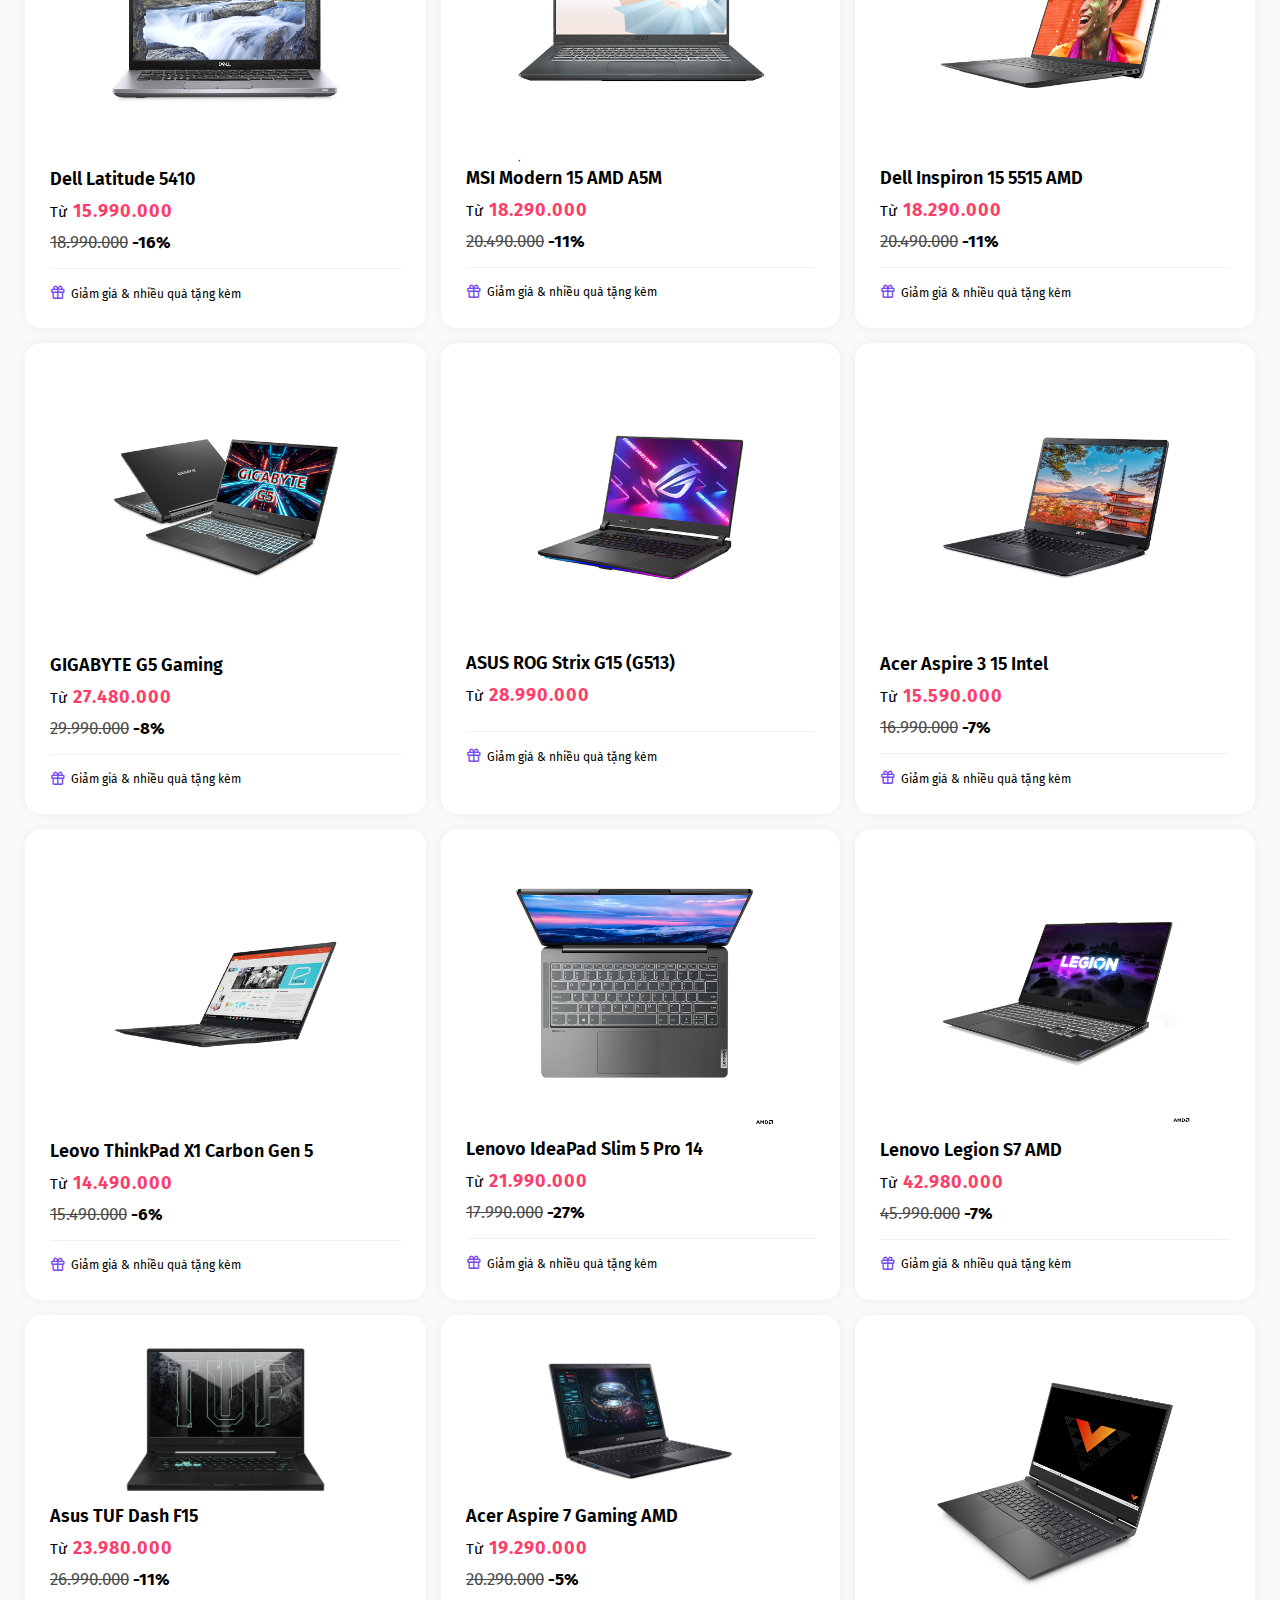
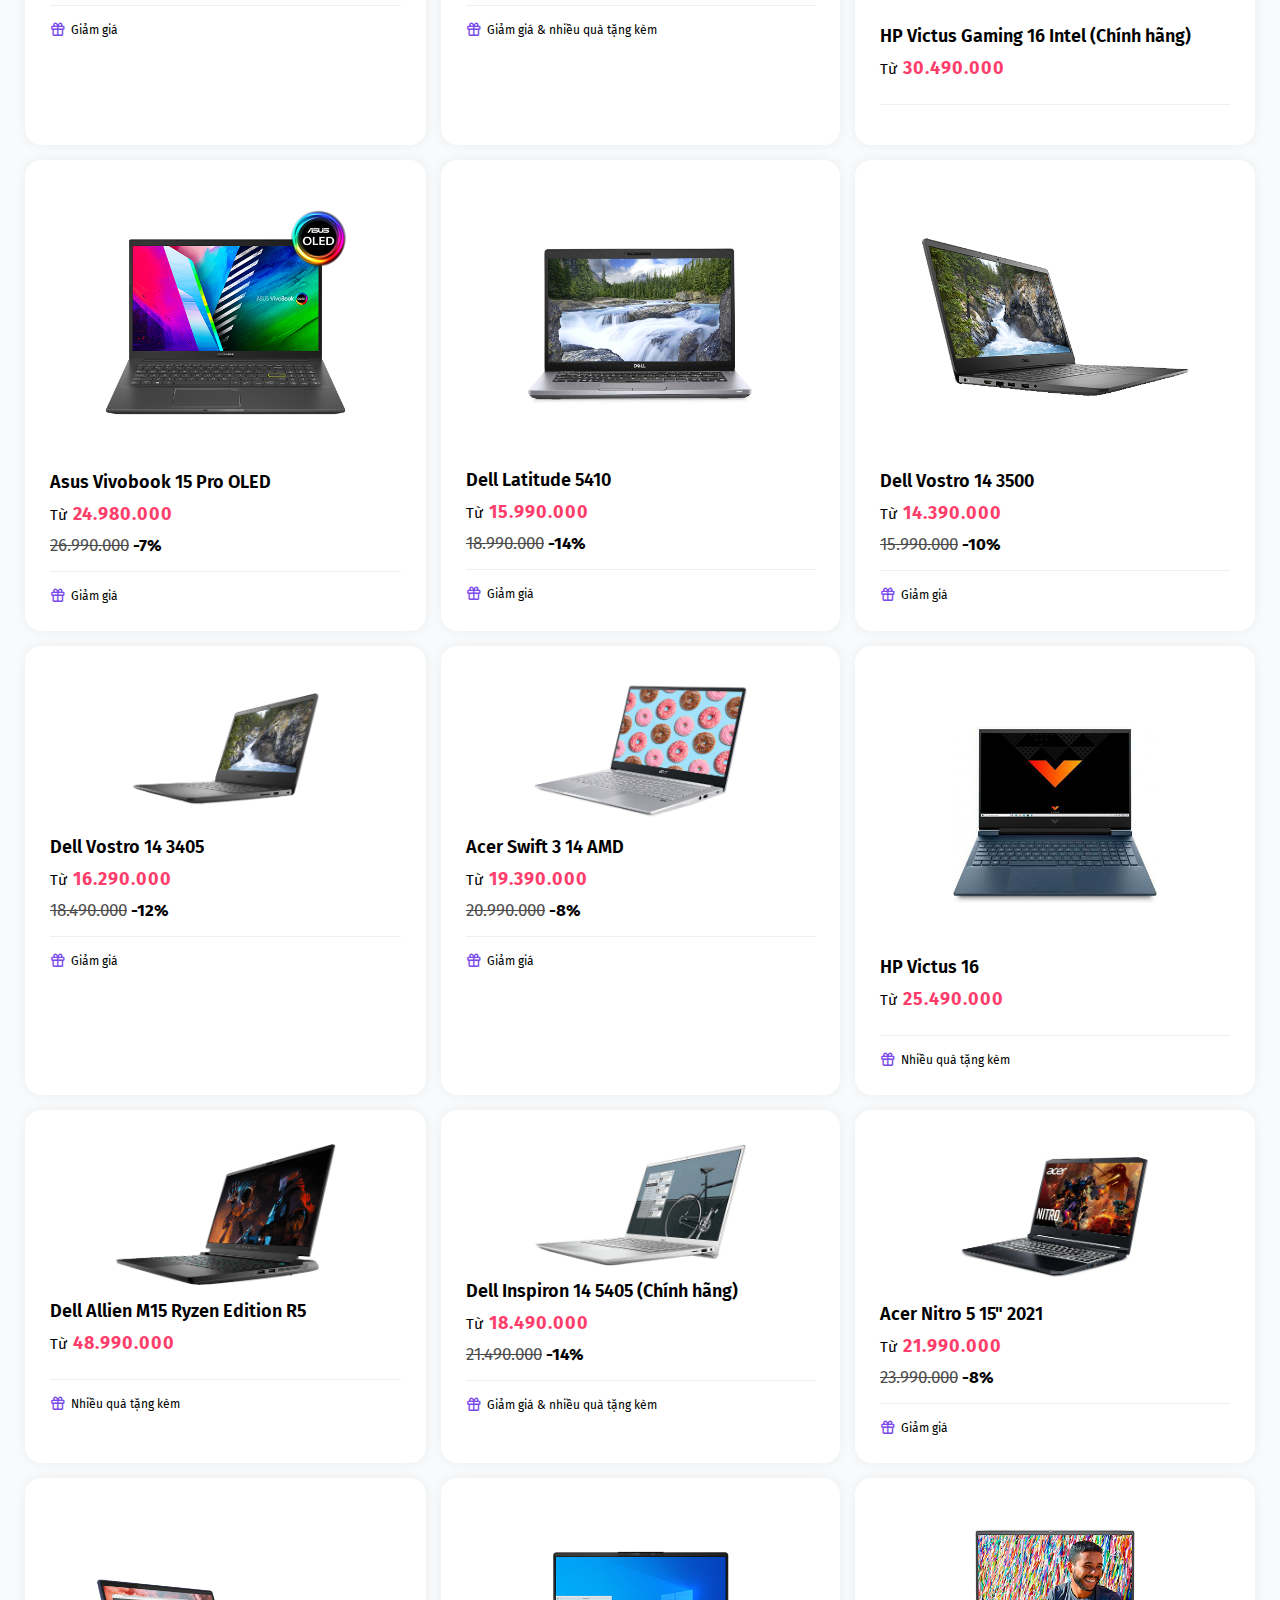
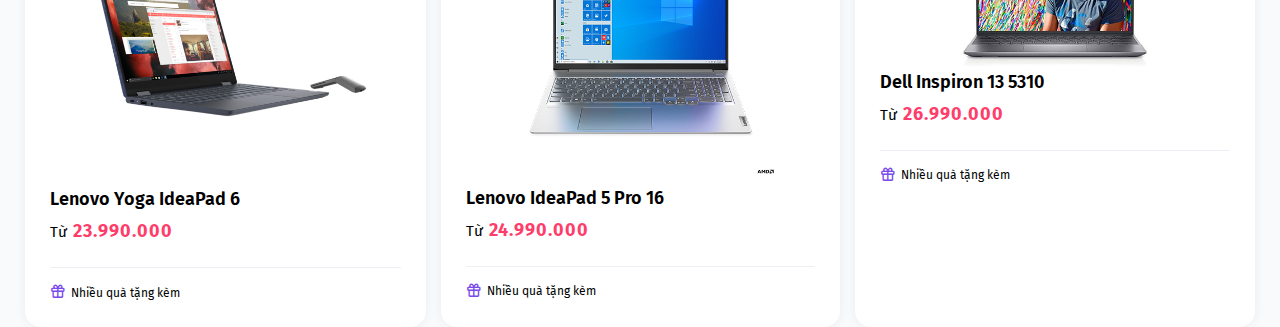
<file: laptop-product.html>
<!DOCTYPE html>
<html lang="en">
<head>
    <meta charset="UTF-8">
    <meta http-equiv="X-UA-Compatible" content="IE=edge">
    <meta name="viewport" content="width=device-width, initial-scale=1.0">
    <title>Document</title>
    <link rel="stylesheet" href="style.css">
    <link rel="stylesheet" href="laptop-product.css">
    <link href='https://unpkg.com/boxicons@2.1.1/css/boxicons.min.css' rel='stylesheet'>

</head>
<body>
    <div class="product">
        <div class="product-wrapper">
            <a href="#111">
                <div class="product-image">
                    <img src="Images/img-items/img1.png" alt="">
                </div>
                <div class="product-title mb15">Asus Zenbook Q480UQ</div>
                <div class="price-current mb15">Từ <span>18.990.000</span></div>
                <div class="price-sale mb15">
                    <del>21.990.000</del> -14%
                </div>
                <div class="voucher">
                    <div class="icon">
                        <i class='bx bx-gift'></i>
                    </div>
                    <div class="content">Giảm giá & nhiều quà tặng kèm</div>
                </div>
            </a>   
        </div>
        <div class="product-wrapper">
            <a href="#111">
                <div class="product-image">
                    <img src="Images/img-saleoff-items/img.png" alt="">
                </div>
                <div class="product-title mb15">Lenovo ThinkPad P53</div>
                <div class="price-current mb15">Từ <span>32.990.000</span></div>
                <div class="price-sale mb15">
                    <del>35.000.00</del> -6%
                </div>
                <div class="voucher">
                    <div class="icon">
                        <i class='bx bx-gift'></i>
                    </div>
                    <div class="content">Giảm giá & nhiều quà tặng kèm</div>
                </div>
            </a>   
        </div>
        <div class="product-wrapper">
            <a href="#111">
                <div class="product-image">
                    <img src="Images/img-saleoff-items/img2.png" alt="">
                </div>
                <div class="product-title mb15">Gigabyte U4</div>
                <div class="price-current mb15">Từ <span>25.490.000</span></div>
                <div class="price-sale mb15">
                    <del>26.490.000</del> -4%
                </div>
                <div class="voucher">
                    <div class="icon">
                        <i class='bx bx-gift'></i>
                    </div>
                    <div class="content">Giảm giá & nhiều quà tặng kèm</div>
                </div>
            </a>   
        </div>
        <div class="product-wrapper">
            <a href="#111">
                <div class="product-image">
                    <img src="Images/img-saleoff-items/img3.png" alt="">
                </div>
                <div class="product-title mb15">Gigabyte AORUS 15P</div>
                <div class="price-current mb15">Từ <span>40.490.000</span></div>
                <div class="price-sale mb15">
                    <del>45.490.000</del> -12%
                </div>
                <div class="voucher">
                    <div class="icon">
                        <i class='bx bx-gift'></i>
                    </div>
                    <div class="content">Giảm giá & nhiều quà tặng kèm</div>
                </div>
            </a>   
        </div>
        <div class="product-wrapper">
            <a href="#111">
                <div class="product-image">
                    <img src="Images/img-saleoff-items/img4.png" alt="">
                </div>
                <div class="product-title mb15">Gigabyte Aero 15</div>
                <div class="price-current mb15">Từ <span>47.990.000</span></div>
                <div class="price-sale mb15">
                    <del>50.990.000</del> -6%
                </div>
                <div class="voucher">
                    <div class="icon">
                        <i class='bx bx-gift'></i>
                    </div>
                    <div class="content">Giảm giá & nhiều quà tặng kèm</div>
                </div>
            </a>   
        </div>
        <div class="product-wrapper">
            <a href="#111">
                <div class="product-image">
                    <img src="Images/img-saleoff-items/img5.png" alt="">
                </div>
                <div class="product-title mb15">Lenovo 5i Pro Gen 6</div>
                <div class="price-current mb15">Từ <span>15.990.000</span></div>
                <div class="price-sale mb15">
                    <del>23.990.000</del> -35%
                </div>
                <div class="voucher">
                    <div class="icon">
                        <i class='bx bx-gift'></i>
                    </div>
                    <div class="content">Giảm giá & nhiều quà tặng kèm</div>
                </div>
            </a>   
        </div>
        <div class="product-wrapper">
            <a href="#111">
                <div class="product-image">
                    <img src="Images/img-items/img2.png" alt="">
                </div>
                <div class="product-title mb15">Asus Vivobook 15 Pro Oled</div>
                <div class="price-current mb15">Từ <span>24.980.000</span></div>
                <div class="price-sale mb15">
                    <del>26.990.00</del> -8%
                </div>
                <div class="voucher">
                    <div class="icon">
                        <i class='bx bx-gift'></i>
                    </div>
                    <div class="content">Giảm giá & nhiều quà tặng kèm</div>
                </div>
            </a>   
        </div>
        <div class="product-wrapper">
            <a href="#111">
                <div class="product-image">
                    <img src="Images/img-items/img3.png" alt="">
                </div>
                <div class="product-title mb15">Lenovo Ideapad 1</div>
                <div class="price-current mb15">Từ <span>8.490.000</span></div>
                <div class="price-sale mb15">
                    <del>10.490.000</del> -20%
                </div>
                <div class="voucher">
                    <div class="icon">
                        <i class='bx bx-gift'></i>
                    </div>
                    <div class="content">Giảm giá & nhiều quà tặng kèm</div>
                </div>
            </a>   
        </div>
        <div class="product-wrapper">
            <a href="#111">
                <div class="product-image">
                    <img src="Images/img-items/img4.png" alt="">
                </div>
                <div class="product-title mb15">HP 14s (Nhập khẩu)</div>
                <div class="price-current mb15">Từ <span>14.490.000</span></div>
                <div class="price-sale mb15">
                    <del>15.490.000</del> -7%
                </div>
                <div class="voucher">
                    <div class="icon">
                        <i class='bx bx-gift'></i>
                    </div>
                    <div class="content">Giảm giá & nhiều quà tặng kèm</div>
                </div>
            </a>   
        </div>
        <div class="product-wrapper">
            <a href="#111">
                <div class="product-image">
                    <img src="Images/img-items/img5.png" alt="">
                </div>
                <div class="product-title mb15">Dell Latitude 5410</div>
                <div class="price-current mb15">Từ <span>15.990.000</span></div>
                <div class="price-sale mb15">
                    <del>18.990.000</del> -16%
                </div>
                <div class="voucher">
                    <div class="icon">
                        <i class='bx bx-gift'></i>
                    </div>
                    <div class="content">Giảm giá & nhiều quà tặng kèm</div>
                </div>
            </a>   
        </div>
        <div class="product-wrapper">
            <a href="#111">
                <div class="product-image">
                    <img src="Images/img-items/img6.png" alt="">
                </div>
                <div class="product-title mb15">MSI Modern 15 AMD A5M</div>
                <div class="price-current mb15">Từ <span>18.290.000</span></div>
                <div class="price-sale mb15">
                    <del>20.490.000</del> -11%
                </div>
                <div class="voucher">
                    <div class="icon">
                        <i class='bx bx-gift'></i>
                    </div>
                    <div class="content">Giảm giá & nhiều quà tặng kèm</div>
                </div>
            </a>   
        </div>
        <div class="product-wrapper">
            <a href="#111">
                <div class="product-image">
                    <img src="Images/img-items/img7.png" alt="">
                </div>
                <div class="product-title mb15">Dell Inspiron 15 5515 AMD</div>
                <div class="price-current mb15">Từ <span>18.290.000</span></div>
                <div class="price-sale mb15">
                    <del>20.490.000</del> -11%
                </div>
                <div class="voucher">
                    <div class="icon">
                        <i class='bx bx-gift'></i>
                    </div>
                    <div class="content">Giảm giá & nhiều quà tặng kèm</div>
                </div>
            </a>   
        </div>
        <div class="product-wrapper">
            <a href="#111">
                <div class="product-image">
                    <img src="Images/img-items/img8.png" alt="">
                </div>
                <div class="product-title mb15">GIGABYTE G5 Gaming</div>
                <div class="price-current mb15">Từ <span>27.480.000</span></div>
                <div class="price-sale mb15">
                    <del>29.990.000</del> -8%
                </div>
                <div class="voucher">
                    <div class="icon">
                        <i class='bx bx-gift'></i>
                    </div>
                    <div class="content">Giảm giá & nhiều quà tặng kèm</div>
                </div>
            </a>   
        </div>
        <div class="product-wrapper">
            <a href="#111">
                <div class="product-image">
                    <img src="Images/img-items/img9.png" alt="">
                </div>
                <div class="product-title mb15">ASUS ROG Strix G15 (G513)</div>
                <div class="price-current mb15">Từ <span>28.990.000</span></div>
                <div class="price-sale mb15">
                    <!-- <del>29.990.000</del> -8% -->
                </div>
                <div class="voucher">
                    <div class="icon">
                        <i class='bx bx-gift'></i>
                    </div>
                    <div class="content">Giảm giá & nhiều quà tặng kèm</div>
                </div>
            </a>   
        </div>
        <div class="product-wrapper">
            <a href="#111">
                <div class="product-image">
                    <img src="Images/img-items/img10.png" alt="">
                </div>
                <div class="product-title mb15">Acer Aspire 3 15 Intel</div>
                <div class="price-current mb15">Từ <span>15.590.000</span></div>
                <div class="price-sale mb15">
                    <del>16.990.000</del> -7%
                </div>
                <div class="voucher">
                    <div class="icon">
                        <i class='bx bx-gift'></i>
                    </div>
                    <div class="content">Giảm giá & nhiều quà tặng kèm</div>
                </div>
            </a>   
        </div>
        <div class="product-wrapper">
            <a href="#111">
                <div class="product-image">
                    <img src="Images/img-items/Lenovo-thinkpad-x1-carbon-gen-5.jpg" alt="Leovo ThinkPad X1 Carbon Gen 5">
                </div>
                <div class="product-title mb15">Leovo ThinkPad X1 Carbon Gen 5</div>
                <div class="price-current mb15">Từ <span>14.490.000</span></div>
                <div class="price-sale mb15">
                    <del>15.490.000</del> -6%
                </div>
                <div class="voucher">
                    <div class="icon">
                        <i class='bx bx-gift'></i>
                    </div>
                    <div class="content">Giảm giá & nhiều quà tặng kèm</div>
                </div>
            </a>   
        </div>
        <div class="product-wrapper">
            <a href="#111">
                <div class="product-image">
                    <img src="Images/img-items/IdeaPad_5_Pro_14ACN6_82L700L7VN_01.png" alt="Lenovo IdeaPad Slim 5 Pro 14">
                </div>
                <div class="product-title mb15">Lenovo IdeaPad Slim 5 Pro 14</div>
                <div class="price-current mb15">Từ <span>21.990.000</span></div>
                <div class="price-sale mb15">
                    <del>17.990.000</del> -27%
                </div>
                <div class="voucher">
                    <div class="icon">
                        <i class='bx bx-gift'></i>
                    </div>
                    <div class="content">Giảm giá & nhiều quà tặng kèm</div>
                </div>
            </a>   
        </div>
        <div class="product-wrapper">
            <a href="#111">
                <div class="product-image">
                    <img src="Images/img-items/Lenovo-Legion-S7-82K800DPVN-02.png" alt="Lenovo Legion S7 AMD">
                </div>
                <div class="product-title mb15">Lenovo Legion S7 AMD</div>
                <div class="price-current mb15">Từ <span>42.980.000</span></div>
                <div class="price-sale mb15">
                    <del>45.990.000</del> -7%
                </div>
                <div class="voucher">
                    <div class="icon">
                        <i class='bx bx-gift'></i>
                    </div>
                    <div class="content">Giảm giá & nhiều quà tặng kèm</div>
                </div>
            </a>   
        </div>
        <div class="product-wrapper">
            <a href="#111">
                <div class="product-image">
                    <img src="Images/img-items/tufdashf15-den-1.jpg" height="160.09px" alt="Asus TUF Dash F15">
                </div>
                <div class="product-title mb15">Asus TUF Dash F15</div>
                <div class="price-current mb15">Từ <span>23.980.000</span></div>
                <div class="price-sale mb15">
                    <del>26.990.000</del> -11%
                </div>
                <div class="voucher">
                    <div class="icon">
                        <i class='bx bx-gift'></i>
                    </div>
                    <div class="content">Giảm giá</div>
                </div>
            </a>   
        </div>
        <div class="product-wrapper">
            <a href="#111">
                <div class="product-image">
                    <img src="Images/img-items/aspire7-2019-01.jpg" height="160.09px" alt="Acer Aspire 7 Gaming AMD">
                </div>
                <div class="product-title mb15">Acer Aspire 7 Gaming AMD</div>
                <div class="price-current mb15">Từ <span>19.290.000</span></div>
                <div class="price-sale mb15">
                    <del>20.290.000</del> -5%
                </div>
                <div class="voucher">
                    <div class="icon">
                        <i class='bx bx-gift'></i>
                    </div>
                    <div class="content">Giảm giá & nhiều quà tặng kèm</div>
                </div>
            </a>   
        </div>
        <div class="product-wrapper">
            <a href="#111">
                <div class="product-image">
                    <img src="Images/img-items/HP-Victus-16-Intel-04.png" alt="HP Victus Gaming 16 Intel (Chính hãng)">
                </div>
                <div class="product-title mb15">HP Victus Gaming 16 Intel (Chính hãng)</div>
                <div class="price-current mb15">Từ <span>30.490.000</span></div>
                <div class="price-sale mb15">
                    <!-- <del>21.990.000</del> -14% -->
                </div>
                <div class="voucher">
                    <div class="icon">
                        <!-- <i class='bx bx-gift'></i> -->
                    </div>
                    <!-- <div class="content">Giảm giá & nhiều quà tặng kèm</div> -->
                </div>
            </a>   
        </div>
        <div class="product-wrapper">
            <a href="#111">
                <div class="product-image">
                    <img src="Images/img-items/asus-vivobook-a515-oled-thinkpro.jpg" alt="Asus Vivobook 15 Pro OLED">
                </div>
                <div class="product-title mb15">Asus Vivobook 15 Pro OLED</div>
                <div class="price-current mb15">Từ <span>24.980.000</span></div>
                <div class="price-sale mb15">
                    <del>26.990.000</del> -7%
                </div>
                <div class="voucher">
                    <div class="icon">
                        <i class='bx bx-gift'></i>
                    </div>
                    <div class="content">Giảm giá</div>
                </div>
            </a>   
        </div>
        <div class="product-wrapper">
            <a href="#111">
                <div class="product-image">
                    <img src="Images/img-items/dell-latitude-5410.jpg" alt="Dell Latitude 5410">
                </div>
                <div class="product-title mb15">Dell Latitude 5410</div>
                <div class="price-current mb15">Từ <span>15.990.000</span></div>
                <div class="price-sale mb15">
                    <del>18.990.000</del> -14%
                </div>
                <div class="voucher">
                    <div class="icon">
                        <i class='bx bx-gift'></i>
                    </div>
                    <div class="content">Giảm giá</div>
                </div>
            </a>   
        </div>
        <div class="product-wrapper">
            <a href="#111">
                <div class="product-image">
                    <img src="Images/img-items/dell-vostro-3500.jpg" alt="Dell Vostro 14 3500">
                </div>
                <div class="product-title mb15">Dell Vostro 14 3500</div>
                <div class="price-current mb15">Từ <span>14.390.000</span></div>
                <div class="price-sale mb15">
                    <del>15.990.000</del> -10%
                </div>
                <div class="voucher">
                    <div class="icon">
                        <i class='bx bx-gift'></i>
                    </div>
                    <div class="content">Giảm giá</div>
                </div>
            </a>   
        </div>
        <div class="product-wrapper">
            <a href="#111">
                <div class="product-image">
                    <img src="Images/img-items/v3405-01.jpg" height="160.09px" alt="Dell Vostro 14 3405">
                </div>
                <div class="product-title mb15">Dell Vostro 14 3405</div>
                <div class="price-current mb15">Từ <span>16.290.000</span></div>
                <div class="price-sale mb15">
                    <del>18.490.000</del> -12%
                </div>
                <div class="voucher">
                    <div class="icon">
                        <i class='bx bx-gift'></i>
                    </div>
                    <div class="content">Giảm giá</div>
                </div>
            </a>   
        </div>
        <div class="product-wrapper">
            <a href="#111">
                <div class="product-image">
                    <img src="Images/img-items/acerSwift314.jpg" height="160.09px" alt="Acer Swift 3 14 AMD">
                </div>
                <div class="product-title mb15">Acer Swift 3 14 AMD</div>
                <div class="price-current mb15">Từ <span>19.390.000</span></div>
                <div class="price-sale mb15">
                    <del>20.990.000</del> -8%
                </div>
                <div class="voucher">
                    <div class="icon">
                        <i class='bx bx-gift'></i>
                    </div>
                    <div class="content">Giảm giá</div>
                </div>
            </a>   
        </div>
        <div class="product-wrapper">
            <a href="#111">
                <div class="product-image">
                    <img src="Images/img-items/hp-victus-16.jpg" alt="HP Victus 16">
                </div>
                <div class="product-title mb15">HP Victus 16</div>
                <div class="price-current mb15">Từ <span>25.490.000</span></div>
                <div class="price-sale mb15">
                    <!-- <del>21.990.000</del> -14% -->
                </div>
                <div class="voucher">
                    <div class="icon">
                        <i class='bx bx-gift'></i>
                    </div>
                    <div class="content">Nhiều quà tặng kèm</div>
                </div>
            </a>   
        </div>
        <div class="product-wrapper">
            <a href="#111">
                <div class="product-image">
                    <img src="Images/img-items/dellAllienM15Ryzen.jpg" width="160.09px" height="160.09px" alt="Dell Allien M15 Ryzen Edition R5">
                </div>
                <div class="product-title mb15">Dell Allien M15 Ryzen Edition R5</div>
                <div class="price-current mb15">Từ <span>48.990.000</span></div>
                <div class="price-sale mb15">
                    <!-- <del>21.990.000</del> -14% -->
                </div>
                <div class="voucher">
                    <div class="icon">
                        <i class='bx bx-gift'></i>
                    </div>
                    <div class="content">Nhiều quà tặng kèm</div>
                </div>
            </a>   
        </div>
        <div class="product-wrapper">
            <a href="#111">
                <div class="product-image">
                    <img src="Images/img-items/dell-inspiron-14-5405.jpg" width="140.09px" height="140px" alt="Dell Inspiron 14 5405">
                </div>
                <div class="product-title mb15">Dell Inspiron 14 5405 (Chính hãng)</div>
                <div class="price-current mb15">Từ <span>18.490.000</span></div>
                <div class="price-sale mb15">
                    <del>21.490.000</del> -14%
                </div>
                <div class="voucher">
                    <div class="icon">
                        <i class='bx bx-gift'></i>
                    </div>
                    <div class="content">Giảm giá & nhiều quà tặng kèm</div>
                </div>
            </a>   
        </div>
        <div class="product-wrapper">
            <a href="#111">
                <div class="product-image">
                    <img src="Images/img-items/AcerNitro5.jpg" width="163.09px" height="163.09px" alt="Acer Nitro 5 15" 2021">
                </div>
                <div class="product-title mb15">Acer Nitro 5 15" 2021</div>
                <div class="price-current mb15">Từ <span>21.990.000</span></div>
                <div class="price-sale mb15">
                    <del>23.990.000</del> -8%
                </div>
                <div class="voucher">
                    <div class="icon">
                        <i class='bx bx-gift'></i>
                    </div>
                    <div class="content">Giảm giá</div>
                </div>
            </a>   
        </div>
        <div class="product-wrapper">
            <a href="#111">
                <div class="product-image">
                    <img src="Images/img-items/YogaIdeaPad6.png" alt="Lenovo Yoga IdeaPad 6">
                </div>
                <div class="product-title mb15">Lenovo Yoga IdeaPad 6</div>
                <div class="price-current mb15">Từ <span>23.990.000</span></div>
                <div class="price-sale mb15">
                    <del></del>
                </div>
                <div class="voucher">
                    <div class="icon">
                        <i class='bx bx-gift'></i>
                    </div>
                     <div class="content">Nhiều quà tặng kèm</div>
                </div>
            </a>   
        </div> 
        <div class="product-wrapper">
            <a href="#111">
                <div class="product-image">
                    <img src="Images/img-items/Ideapad5Pro16.jpg" alt="Lenovo IdeaPad 5 Pro 16">
                </div>
                <div class="product-title mb15">Lenovo IdeaPad 5 Pro 16</div>
                <div class="price-current mb15">Từ <span>24.990.000</span></div>
                <div class="price-sale mb15">
                    <!-- <del>21.990.000</del> -14% -->
                </div>
                <div class="voucher">
                    <div class="icon">
                        <i class='bx bx-gift'></i>
                    </div>
                    <div class="content">Nhiều quà tặng kèm</div>
                </div>
            </a>   
        </div>      
        <div class="product-wrapper">
            <a href="#111">
                <div class="product-image">
                    <img src="Images/img-items/dell-inspiron-13-5310.jpg" width="163.09px" height="163.09px"  alt="Dell Inspiron 13 5310">
                </div>
                <div class="product-title mb15">Dell Inspiron 13 5310</div>
                <div class="price-current mb15">Từ <span>26.990.000</span></div>
                <div class="price-sale mb15">
                    <!-- <del>21.990.000</del> -14% -->
                </div>
                <div class="voucher">
                    <div class="icon">
                        <i class='bx bx-gift'></i>
                    </div>
                    <div class="content">Nhiều quà tặng kèm</div>
                </div>
            </a>   
        </div>                    
    </div>
</body>
</html>
</file>
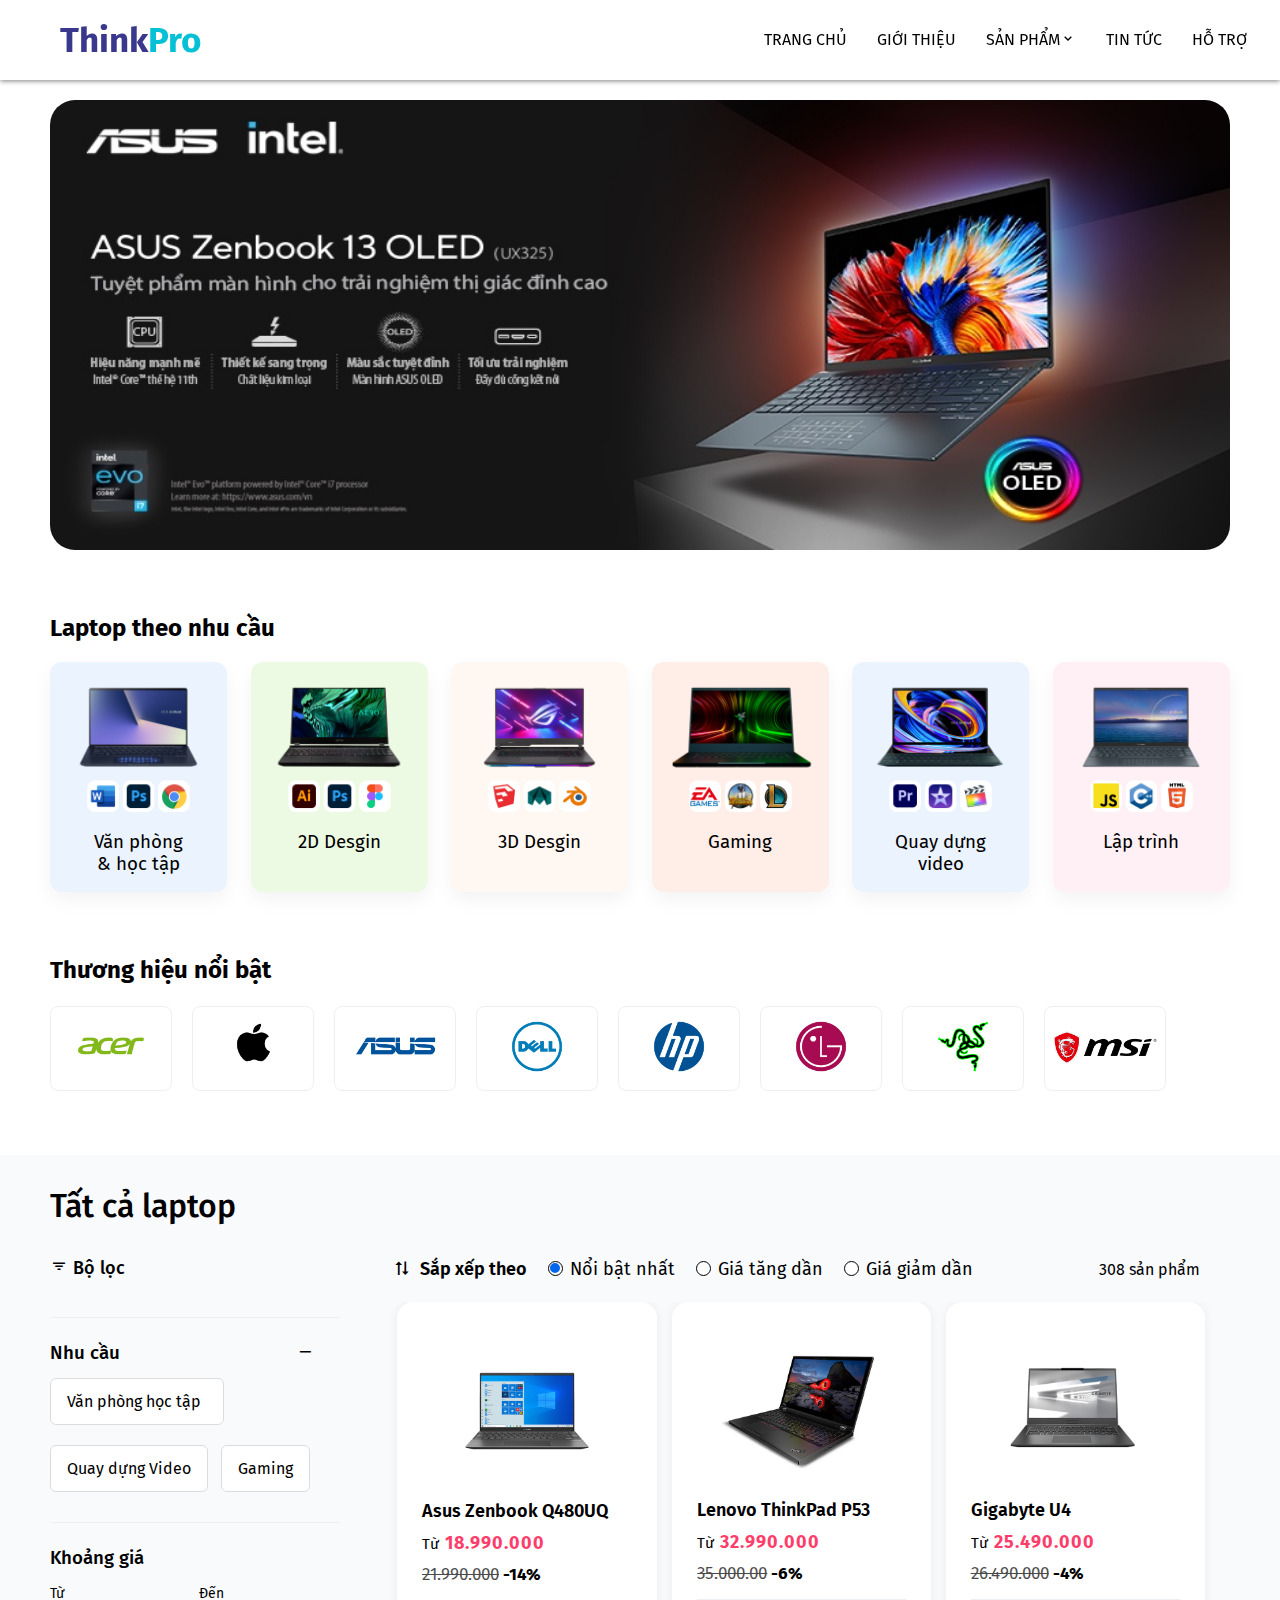
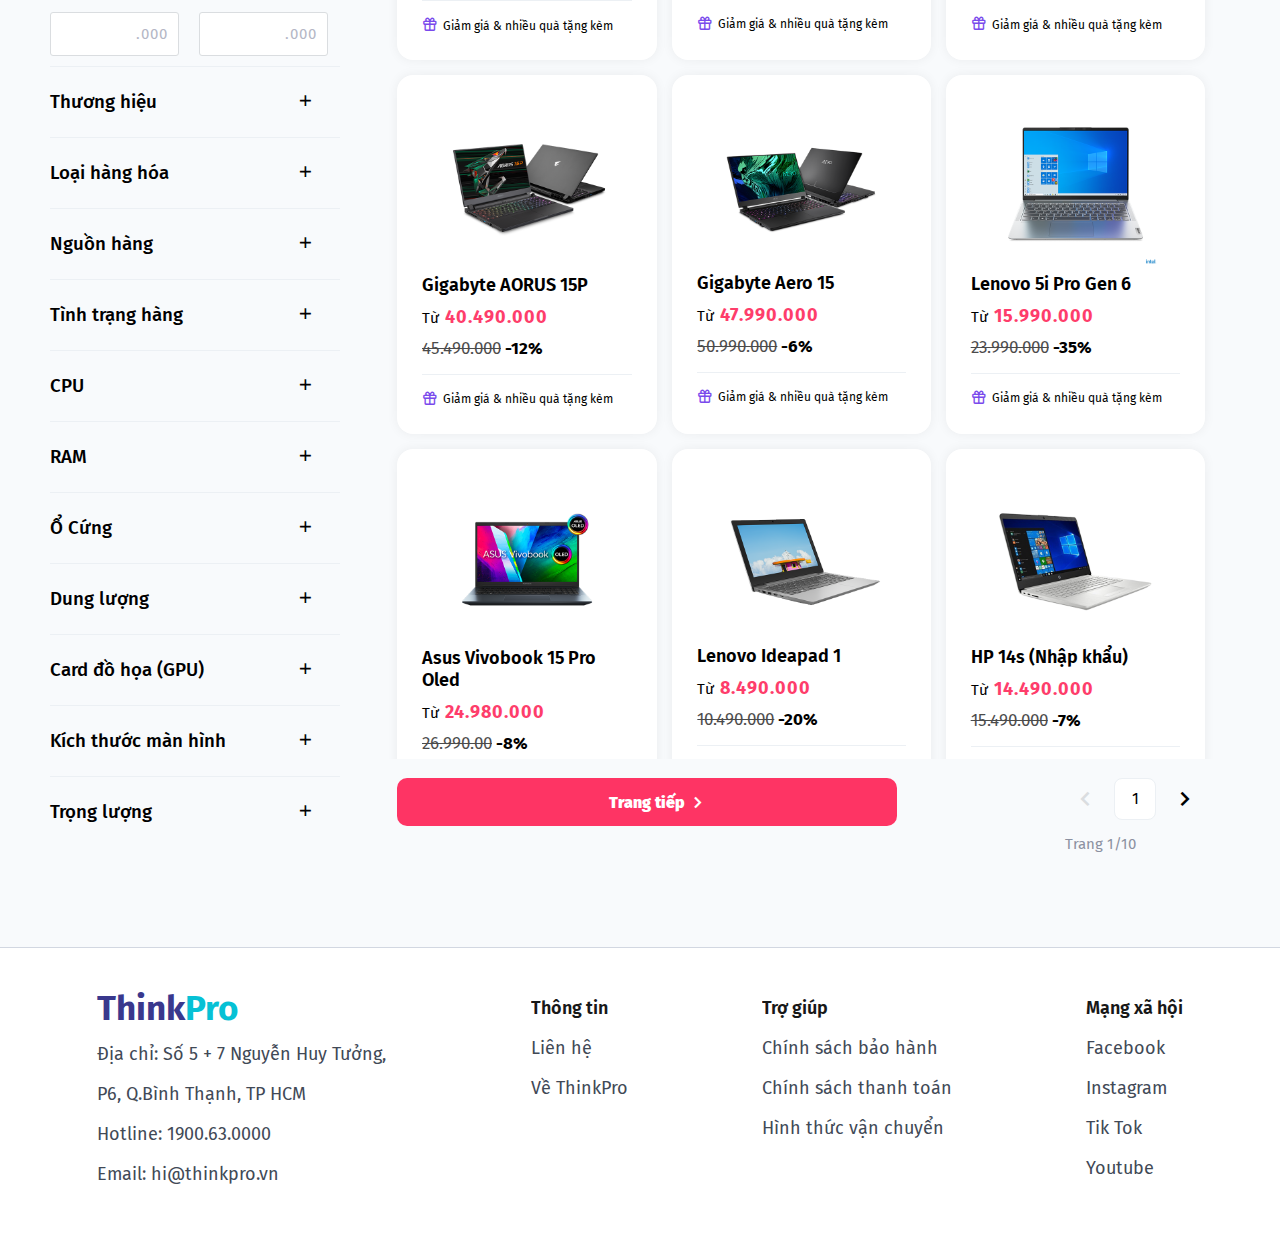
<file: product.html>
<!DOCTYPE html>
<html lang="en">
<head>
    <meta charset="UTF-8">
    <meta http-equiv="X-UA-Compatible" content="IE=edge">
    <meta name="viewport" content="width=device-width, initial-scale=1.0">
    <title>ThinkPro - Hệ thống Máy tính và Phụ kiện</title>
    <link rel="stylesheet" href="style.css">
    <link rel="stylesheet" href="product.css">
    <link href='https://unpkg.com/boxicons@2.1.1/css/boxicons.min.css' rel='stylesheet'>
</head>
<body>
    <header>     
        <nav>
            <label class="logo">
                <span class="style1">Think</span><span class="style2">Pro</span>
            </label>
            <ul>
                <li><a href="index.html">Trang Chủ</a></li>
                <li><a href="introduce.html">Giới thiệu</a></li>

                <li>
                    <a href="#11">Sản Phẩm<i class='bx bx-chevron-down'></i></a>
                    <ul class="sub-menu">
                        <li><a href="">Laptop</a></li>
                        <li><a href="">Máy tính bàn</a></li>
                        <li><a href="">Phụ kiện</a></li>
                    </ul>
                </li>
                <li><a href="news.html">Tin tức</a></li>
                <li><a href="contact.html">Hỗ trợ</a></li>
            </ul>
        </nav>
    </header>
    <div class="product-body">
        <div class="img-banner">
            <a href="##">
                <img src="Images/img-header/img8.jpg" alt="">
            </a>
        </div>
        <!-- Nhu cầu -->
        <div class="laptop-demand">
            <h2>Laptop theo nhu cầu</h2>
            <div class="demand-wrapper">
                <a href="##1234">
                    <div class="img-demand">
                        <img src="Images/img-demands/img1.png" alt="laptop văn phòng">
                    </div>
                    <div class="title-demand">
                        <h3>Văn phòng & học tập</h3>
                    </div>
                </a>
                <a style="background-color: rgba(237, 250, 227);" href="##">
                    <div class="img-demand">
                        <img src="Images/img-demands/img2.png" alt="laptop văn phòng">
                    </div>
                    <div class="title-demand">
                        <h3>2D Desgin</h3>
                    </div>
                </a>
                <a style="background-color: rgba(255, 248, 242);" href="##">
                    <div class="img-demand">
                        <img src="Images/img-demands/img3.png" alt="laptop văn phòng">
                    </div>
                    <div class="title-demand">
                        <h3>3D Desgin</h3>
                    </div>
                </a>
                <a style="background-color: rgba(255, 237, 232);" href="##">
                    <div class="img-demand">
                        <img src="Images/img-demands/img4.png" alt="laptop văn phòng">
                    </div>
                    <div class="title-demand">
                        <h3>Gaming</h3>
                    </div>
                </a>
                <a href="##">
                    <div class="img-demand">
                        <img src="Images/img-demands/img5.png" alt="laptop văn phòng">
                    </div>
                    <div class="title-demand">
                        <h3>Quay dựng video</h3>
                    </div>
                </a>
                <a style="background-color: rgba(255, 240, 246);" href="##">
                    <div class="img-demand">
                        <img src="Images/img-demands/img6.png" alt="laptop văn phòng">
                    </div>
                    <div class="title-demand">
                        <h3>Lập trình</h3>
                    </div>
                </a>
            </div>
        </div>
        <!--End Nhu cầu -->

        <!-- Thương hiệu -->
        <div class="popular-brands">
            <h2>Thương hiệu nổi bật</h2>
            <div class="brands-wrapper">
                <a href="##">
                    <div class="img-brand">
                        <img src="Images/img-brands/acer.png" alt="">
                    </div>
                </a>
                <a href="##">
                    <div class="img-brand">
                        <img src="Images/img-brands/apple.png" alt="">
                    </div>
                </a>
                <a href="##">
                    <div class="img-brand">
                        <img src="Images/img-brands/asus.png" alt="">
                    </div>
                </a>
                <a href="##">
                    <div class="img-brand">
                        <img src="Images/img-brands/dell.png" alt="">
                    </div>
                </a>
                <a href="##">
                    <div class="img-brand">
                        <img src="Images/img-brands/hp.png" alt="">
                    </div>
                </a>
                <a href="##">
                    <div class="img-brand">
                        <img src="Images/img-brands/lg.png" alt="">
                    </div>
                </a>
                <a href="##">
                    <div class="img-brand">
                        <img src="Images/img-brands/razer.png" alt="">
                    </div>
                </a>
                <a href="##">
                    <div class="img-brand">
                        <img src="Images/img-brands/msi.png" alt="">
                    </div>
                </a>
            </div>
        </div>
        <!--End Thương hiệu -->


        <!-- Nội dung chính -->
        <div class="container">
            <div class="title-container">
                <h1>Tất cả laptop</h1>
            </div>
            <div class="content-container">
                <div class="left-content">
                    <!-- <div>
                        <i class='bx bx-minus'></i> 
                        <i class='bx bx-filter'></i>
                        <i class='bx bx-chevron-left'></i>
                        <i class='bx bx-chevron-right'></i>
                        <i class='bx bx-sort-alt-2'></i>
                         <i class='bx bx-gift'></i> 
                    </div> -->
                    <div class="filter">
                        <i class='bx bx-filter'></i><span> Bộ lọc</span>
                    </div>
                    <div class="demand">
                        <h3>Nhu cầu
                            <i class='bx bx-minus'></i>
                        </h3>
                        <div class="working-demand">Văn phòng học tập</div>
                        <div class="entertainment-demand">
                            <div class="edit">Quay dựng Video</div>
                            <div class="gaming">Gaming</div>
                        </div>
                    </div>
                    <div class="price">
                        <h3 class="price-text">Khoảng giá</h3>
                        <div class="price-range">
                            <div class="">
                                <label>Từ</label>
                                <div>
                                    <input type="tel">
                                    <div>.000</div>
                                </div>
                            </div>
                            <div class="">
                                <label>Đến</label>
                                <div>
                                    <input type="tel">
                                    <div>.000</div>
                                </div>
                            </div>
                        </div>
                    </div>
                    <div>
                        <h3>Thương hiệu
                            <i class='bx bx-plus'></i>
                        </h3>
                    </div>
                    <div>
                        <h3>Loại hàng hóa
                            <i class='bx bx-plus'></i>
                        </h3>
                    </div>
                    <div>
                        <h3>Nguồn hàng
                            <i class='bx bx-plus'></i>
                        </h3>
                    </div>
                    <div>
                        <h3>Tình trạng hàng
                            <i class='bx bx-plus'></i>
                        </h3>
                    </div>
                    <div>
                        <h3>CPU
                            <i class='bx bx-plus'></i>
                        </h3>
                    </div>
                    <div>
                        <h3>RAM
                            <i class='bx bx-plus'></i>
                        </h3>
                    </div>
                    <div>
                        <h3>Ổ Cứng
                            <i class='bx bx-plus'></i>
                        </h3>
                    </div>
                    <div>
                        <h3>Dung lượng
                            <i class='bx bx-plus'></i>
                        </h3>
                    </div>
                    <div>
                        <h3>Card đồ họa (GPU)
                            <i class='bx bx-plus'></i>
                        </h3>
                    </div>
                    <div>
                        <h3>Kích thước màn hình
                            <i class='bx bx-plus'></i>
                        </h3>
                    </div>
                    <div>
                        <h3>Trọng lượng
                            <i class='bx bx-plus'></i>
                        </h3>
                    </div>
                    
                    
                </div>
                <div class="right-content">
                    <div class="product-filter">
                        <div class="filter">
                            <div class="sort">
                                <div class="mr8">
                                    <i class='bx bx-sort-alt-2' style="font-size: 20px;"></i>
                                </div>
                                <div class="mr15">Sắp xếp theo</div>
                            </div>
                            <div class="fill">
                                <!-- <label class="mr15">
                                    <input type="radio" name="filter" class="mr8" checked>Nổi bật nhất
                                </label>
                                <label class="mr15"><input type="radio" name="filter" class="mr8">
                                    Giá tăng dần
                                </label>
                                <label class="mr15">
                                    <input type="radio" name="filter" class="mr8">Giá giảm dần
                                </label> -->
                                <div style="cursor: pointer;">
                                    <div class="input mr8">
                                        <div class="radio">
                                            <input type="radio" name="filter" id="popular" checked>
                                            <label for="popular"></label>
                                        </div>
                                    </div>
                                    <div class="right mr15">Nổi bật nhất</div>
                                </div>
                                <div style="cursor: pointer;">
                                    <div class="input mr8">
                                        <div class="radio">
                                            <input type="radio" name="filter" id="increase">
                                            <label for="increase"></label>
                                        </div>
                                    </div>
                                    <div class="right mr15">Giá tăng dần</div>
                                </div>
                                <div style="cursor: pointer;">
                                    <div class="input mr8">
                                        <div class="radio">
                                            <input type="radio" name="filter" id="decrease">
                                            <label for="decrease"></label>
                                        </div>
                                    </div>
                                    <div class="right mr15">Giá giảm dần</div>
                                </div>
                                
                            </div>
                        </div>
                        <div class="quanity">308 sản phẩm</div>
                    </div>
                    <div class="product">
                        <iframe src="laptop-product.html" frameborder="0" width="100%"></iframe>
                    </div>
                    <div class="next-page">
                        <div class="page-slider">
                            <div>Trang tiếp</div>
                            <div><i class='bx bx-chevron-right'></i></div>
                        </div>
                        <div class="page-number">
                            <div class="number">
                                <div><i class='bx bx-chevron-left'></i></div>
                                <div>1</div>
                                <div><i class='bx bx-chevron-right'></i></div>
                            </div>
                            <div class="current-page">Trang 1/10</div>
                        </div>
                    </div>
                </div>
            </div>
        </div>
    </div>
    <footer>
        
        <div class="footer-container">
            <a href="" class="footer-logo">
                <span class="style1">Think</span><span class="style2">Pro</span>
            </a>
            <ul class="footer-list none">
                <li style="width: 300px;">Địa chỉ: Số 5 + 7 Nguyễn Huy Tưởng, P6, Q.Bình Thạnh, TP HCM</li>
                <li>Hotline: 1900.63.0000</li>
                <li>Email: hi@thinkpro.vn</li>
            </ul>
        </div>
        <div class="footer-container">
            <div class="footer-heading">Thông tin</div>
            <ul class="footer-list">
                <li>Liên hệ</li>
                <li>Về ThinkPro</li>
            </ul>
        </div>
        <div class="footer-container">
            <div class="footer-heading">Trợ giúp</div>
            <ul class="footer-list">
                <li>Chính sách bảo hành</li>
                <li>Chính sách thanh toán</li>
                <li>Hình thức vận chuyển</li>
            </ul>
        </div>
        <div class="footer-container">
            <div class="footer-heading">Mạng xã hội</div>
            <ul class="footer-list">
                <li><a href="#">Facebook</a></li>
                <li><a href="#">Instagram</a></li>
                <li><a href="#">Tik Tok</a></li>
                <li><a href="#">Youtube</a></li>
            </ul>
        </div>
        
    </footer>
</body>
</html>
</file>
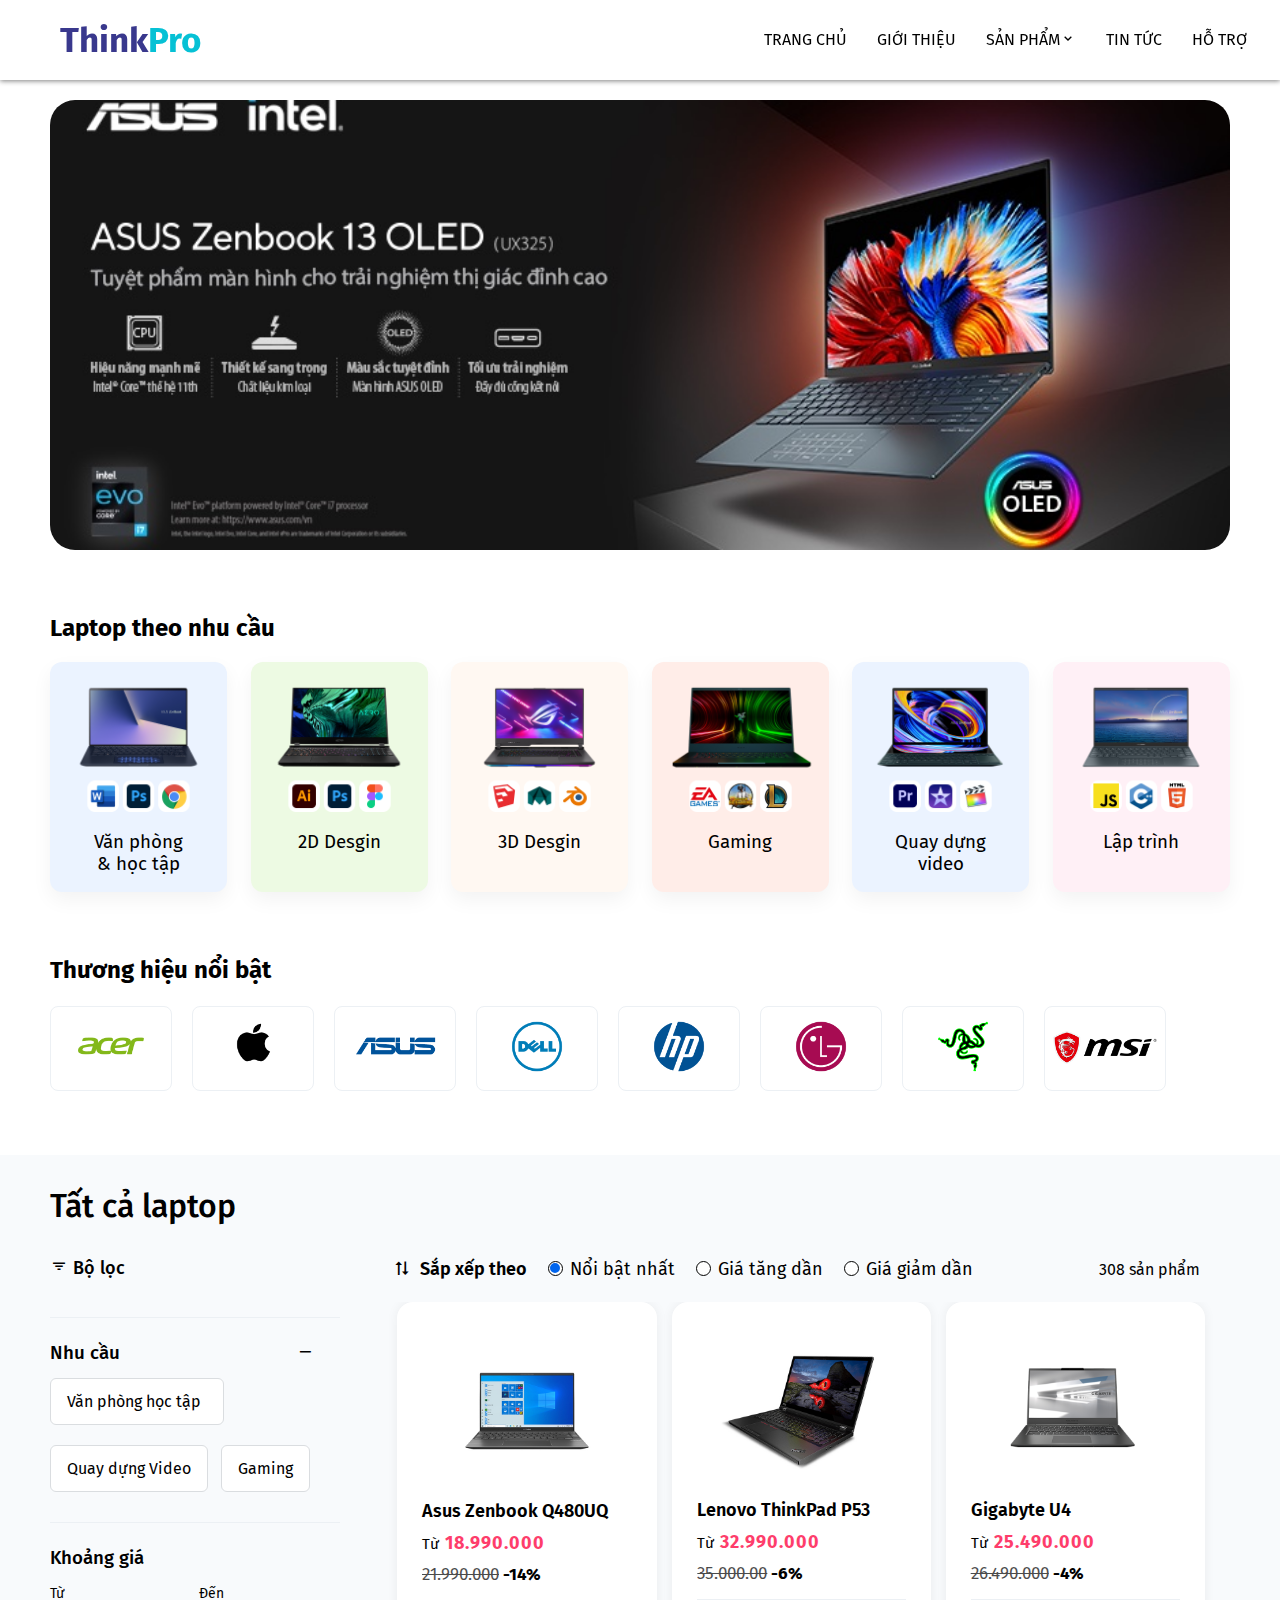
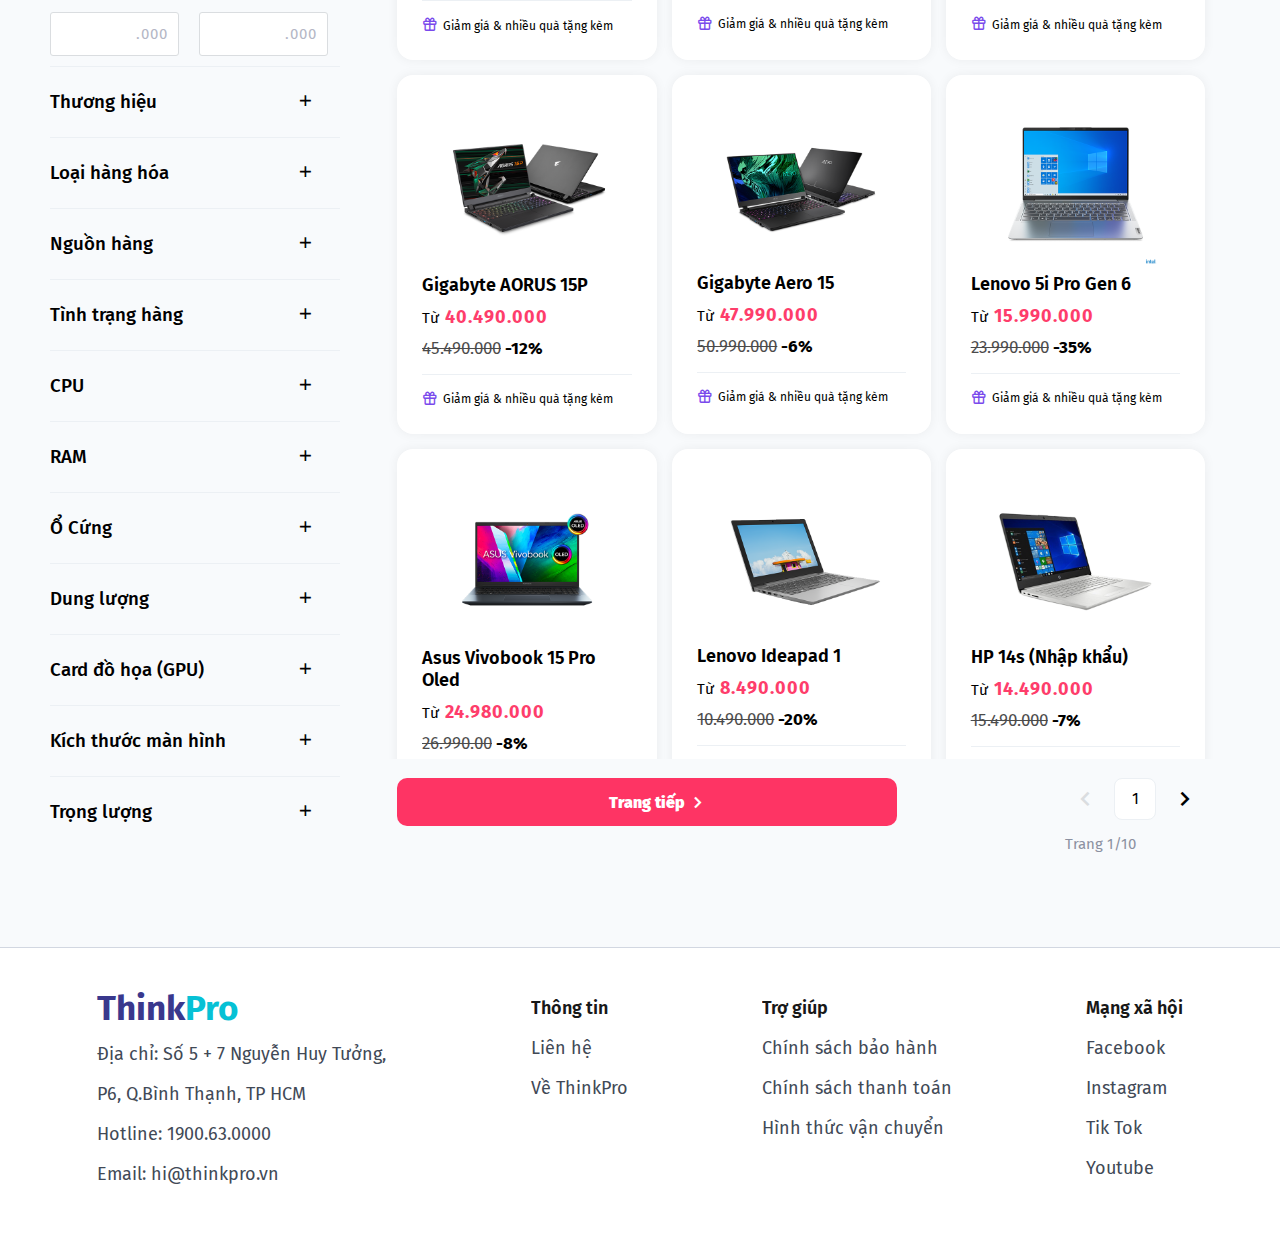
<file: products-page.html>
<!DOCTYPE html>
<html lang="en">
<head>
    <meta charset="UTF-8">
    <meta http-equiv="X-UA-Compatible" content="IE=edge">
    <meta name="viewport" content="width=device-width, initial-scale=1.0">
    <title>ThinkPro - Hệ thống Máy tính và Phụ kiện</title>
    <link rel="stylesheet" href="style.css">
    <link rel="stylesheet" href="products-page.css">
    <link href='https://unpkg.com/boxicons@2.1.1/css/boxicons.min.css' rel='stylesheet'>
</head>
<body>
    <header>     
        <nav>
            <label class="logo">
                <span class="style1">Think</span><span class="style2">Pro</span>
            </label>
            <ul>
                <li><a href="index.html">Trang Chủ</a></li>
                <li><a href="introduce.html">Giới thiệu</a></li>

                <li>
                    <a href="#11">Sản Phẩm<i class='bx bx-chevron-down'></i></a>
                    <ul class="sub-menu">
                        <li><a href="">Laptop</a></li>
                        <li><a href="">Máy tính bàn</a></li>
                        <li><a href="">Phụ kiện</a></li>
                    </ul>
                </li>
                <li><a href="news.html">Tin tức</a></li>
                <li><a href="contact.html">Hỗ trợ</a></li>
            </ul>
        </nav>
    </header>
    <div class="product-body">
        <div class="img-banner">
            <a href="##">
                <img src="Images/img-header/img8.jpg" alt="">
            </a>
        </div>
        <!-- Nhu cầu -->
        <div class="laptop-demand">
            <h2>Laptop theo nhu cầu</h2>
            <div class="demand-wrapper">
                <a href="##1234">
                    <div class="img-demand">
                        <img src="Images/img-demands/img1.png" alt="laptop văn phòng">
                    </div>
                    <div class="title-demand">
                        <h3>Văn phòng & học tập</h3>
                    </div>
                </a>
                <a style="background-color: rgba(237, 250, 227);" href="##">
                    <div class="img-demand">
                        <img src="Images/img-demands/img2.png" alt="laptop văn phòng">
                    </div>
                    <div class="title-demand">
                        <h3>2D Desgin</h3>
                    </div>
                </a>
                <a style="background-color: rgba(255, 248, 242);" href="##">
                    <div class="img-demand">
                        <img src="Images/img-demands/img3.png" alt="laptop văn phòng">
                    </div>
                    <div class="title-demand">
                        <h3>3D Desgin</h3>
                    </div>
                </a>
                <a style="background-color: rgba(255, 237, 232);" href="##">
                    <div class="img-demand">
                        <img src="Images/img-demands/img4.png" alt="laptop văn phòng">
                    </div>
                    <div class="title-demand">
                        <h3>Gaming</h3>
                    </div>
                </a>
                <a href="##">
                    <div class="img-demand">
                        <img src="Images/img-demands/img5.png" alt="laptop văn phòng">
                    </div>
                    <div class="title-demand">
                        <h3>Quay dựng video</h3>
                    </div>
                </a>
                <a style="background-color: rgba(255, 240, 246);" href="##">
                    <div class="img-demand">
                        <img src="Images/img-demands/img6.png" alt="laptop văn phòng">
                    </div>
                    <div class="title-demand">
                        <h3>Lập trình</h3>
                    </div>
                </a>
            </div>
        </div>
        <!--End Nhu cầu -->

        <!-- Thương hiệu -->
        <div class="popular-brands">
            <h2>Thương hiệu nổi bật</h2>
            <div class="brands-wrapper">
                <a href="##">
                    <div class="img-brand">
                        <img src="Images/img-brands/acer.png" alt="">
                    </div>
                </a>
                <a href="##">
                    <div class="img-brand">
                        <img src="Images/img-brands/apple.png" alt="">
                    </div>
                </a>
                <a href="##">
                    <div class="img-brand">
                        <img src="Images/img-brands/asus.png" alt="">
                    </div>
                </a>
                <a href="##">
                    <div class="img-brand">
                        <img src="Images/img-brands/dell.png" alt="">
                    </div>
                </a>
                <a href="##">
                    <div class="img-brand">
                        <img src="Images/img-brands/hp.png" alt="">
                    </div>
                </a>
                <a href="##">
                    <div class="img-brand">
                        <img src="Images/img-brands/lg.png" alt="">
                    </div>
                </a>
                <a href="##">
                    <div class="img-brand">
                        <img src="Images/img-brands/razer.png" alt="">
                    </div>
                </a>
                <a href="##">
                    <div class="img-brand">
                        <img src="Images/img-brands/msi.png" alt="">
                    </div>
                </a>
            </div>
        </div>
        <!--End Thương hiệu -->


        <!-- Nội dung chính -->
        <div class="container">
            <div class="title-container">
                <h1>Tất cả laptop</h1>
            </div>
            <div class="content-container">
                <div class="left-content">
                    <!-- <div>
                        <i class='bx bx-minus'></i> 
                        <i class='bx bx-filter'></i>
                        <i class='bx bx-chevron-left'></i>
                        <i class='bx bx-chevron-right'></i>
                        <i class='bx bx-sort-alt-2'></i>
                         <i class='bx bx-gift'></i> 
                    </div> -->
                    <div class="filter">
                        <i class='bx bx-filter'></i><span> Bộ lọc</span>
                    </div>
                    <div class="demand">
                        <h3>Nhu cầu
                            <i class='bx bx-minus'></i>
                        </h3>
                        <div class="working-demand">Văn phòng học tập</div>
                        <div class="entertainment-demand">
                            <div class="edit">Quay dựng Video</div>
                            <div class="gaming">Gaming</div>
                        </div>
                    </div>
                    <div class="price">
                        <h3 class="price-text">Khoảng giá</h3>
                        <div class="price-range">
                            <div class="">
                                <label>Từ</label>
                                <div>
                                    <input type="tel">
                                    <div>.000</div>
                                </div>
                            </div>
                            <div class="">
                                <label>Đến</label>
                                <div>
                                    <input type="tel">
                                    <div>.000</div>
                                </div>
                            </div>
                        </div>
                    </div>
                    <div>
                        <h3>Thương hiệu
                            <i class='bx bx-plus'></i>
                        </h3>
                    </div>
                    <div>
                        <h3>Loại hàng hóa
                            <i class='bx bx-plus'></i>
                        </h3>
                    </div>
                    <div>
                        <h3>Nguồn hàng
                            <i class='bx bx-plus'></i>
                        </h3>
                    </div>
                    <div>
                        <h3>Tình trạng hàng
                            <i class='bx bx-plus'></i>
                        </h3>
                    </div>
                    <div>
                        <h3>CPU
                            <i class='bx bx-plus'></i>
                        </h3>
                    </div>
                    <div>
                        <h3>RAM
                            <i class='bx bx-plus'></i>
                        </h3>
                    </div>
                    <div>
                        <h3>Ổ Cứng
                            <i class='bx bx-plus'></i>
                        </h3>
                    </div>
                    <div>
                        <h3>Dung lượng
                            <i class='bx bx-plus'></i>
                        </h3>
                    </div>
                    <div>
                        <h3>Card đồ họa (GPU)
                            <i class='bx bx-plus'></i>
                        </h3>
                    </div>
                    <div>
                        <h3>Kích thước màn hình
                            <i class='bx bx-plus'></i>
                        </h3>
                    </div>
                    <div>
                        <h3>Trọng lượng
                            <i class='bx bx-plus'></i>
                        </h3>
                    </div>
                    
                    
                </div>
                <div class="right-content">
                    <div class="product-filter">
                        <div class="filter">
                            <div class="sort">
                                <div class="mr8">
                                    <i class='bx bx-sort-alt-2' style="font-size: 20px;"></i>
                                </div>
                                <div class="mr15">Sắp xếp theo</div>
                            </div>
                            <div class="fill">
                                <!-- <label class="mr15">
                                    <input type="radio" name="filter" class="mr8" checked>Nổi bật nhất
                                </label>
                                <label class="mr15"><input type="radio" name="filter" class="mr8">
                                    Giá tăng dần
                                </label>
                                <label class="mr15">
                                    <input type="radio" name="filter" class="mr8">Giá giảm dần
                                </label> -->
                                <div style="cursor: pointer;">
                                    <div class="input mr8">
                                        <div class="radio">
                                            <input type="radio" name="filter" id="popular" checked>
                                            <label for="popular"></label>
                                        </div>
                                    </div>
                                    <div class="right mr15">Nổi bật nhất</div>
                                </div>
                                <div style="cursor: pointer;">
                                    <div class="input mr8">
                                        <div class="radio">
                                            <input type="radio" name="filter" id="increase">
                                            <label for="increase"></label>
                                        </div>
                                    </div>
                                    <div class="right mr15">Giá tăng dần</div>
                                </div>
                                <div style="cursor: pointer;">
                                    <div class="input mr8">
                                        <div class="radio">
                                            <input type="radio" name="filter" id="decrease">
                                            <label for="decrease"></label>
                                        </div>
                                    </div>
                                    <div class="right mr15">Giá giảm dần</div>
                                </div>
                                
                            </div>
                        </div>
                        <div class="quanity">308 sản phẩm</div>
                    </div>
                    <div class="product">
                        <iframe src="laptop-product.html" frameborder="0" width="100%"></iframe>
                    </div>
                    <div class="next-page">
                        <div class="page-slider">
                            <div>Trang tiếp</div>
                            <div><i class='bx bx-chevron-right'></i></div>
                        </div>
                        <div class="page-number">
                            <div class="number">
                                <div><i class='bx bx-chevron-left'></i></div>
                                <div>1</div>
                                <div><i class='bx bx-chevron-right'></i></div>
                            </div>
                            <div class="current-page">Trang 1/10</div>
                        </div>
                    </div>
                </div>
            </div>
        </div>
    </div>
    <footer>
        
        <div class="footer-container">
            <a href="" class="footer-logo">
                <span class="style1">Think</span><span class="style2">Pro</span>
            </a>
            <ul class="footer-list none">
                <li style="width: 300px;">Địa chỉ: Số 5 + 7 Nguyễn Huy Tưởng, P6, Q.Bình Thạnh, TP HCM</li>
                <li>Hotline: 1900.63.0000</li>
                <li>Email: hi@thinkpro.vn</li>
            </ul>
        </div>
        <div class="footer-container">
            <div class="footer-heading">Thông tin</div>
            <ul class="footer-list">
                <li>Liên hệ</li>
                <li>Về ThinkPro</li>
            </ul>
        </div>
        <div class="footer-container">
            <div class="footer-heading">Trợ giúp</div>
            <ul class="footer-list">
                <li>Chính sách bảo hành</li>
                <li>Chính sách thanh toán</li>
                <li>Hình thức vận chuyển</li>
            </ul>
        </div>
        <div class="footer-container">
            <div class="footer-heading">Mạng xã hội</div>
            <ul class="footer-list">
                <li><a href="#">Facebook</a></li>
                <li><a href="#">Instagram</a></li>
                <li><a href="#">Tik Tok</a></li>
                <li><a href="#">Youtube</a></li>
            </ul>
        </div>
        
    </footer>
</body>
</html>
</file>
<file: style.css>
@import url('https://fonts.googleapis.com/css2?family=Fira+Sans:wght@300;400;500;600;700&display=swap');

html{
    font-family: 'Fira Sans', sans-serif;
}
*{
  padding: 0;
  margin: 0;
  box-sizing: border-box;
  list-style: none;
  text-decoration: none;
}
.under-line{
  text-decoration: underline;
}
.title{
  font-size: 25px;
  margin-bottom: 25px;
}
.p0-25{
  padding: 0 25px;
}
.border-left-radius{
    border-bottom-left-radius: 4px;
    border-top-left-radius: 4px;
}
.border-right-radius{
  border-bottom-right-radius: 4px;
  border-top-right-radius: 4px;
}
nav{
  height: 80px;
  width: 100%;
  position: fixed;
  top: 0;
  z-index: 1;
  background-color: #fff;
  box-shadow: 0 1px 5px gray;

}
label.logo
{
  color: #000;
  font-size: 35px;
  line-height: 80px;
  padding: 0 60px;
  font-weight: bold;
}
.footer-logo{
  font-size: 35px;
  font-weight: bold;
}
label.logo .style1, 
.footer-logo .style1{
  color: #39388d;
}
label.logo .style2,
.footer-logo .style2{
  color: #06c1d5;
}
nav ul{
  float: right;
  margin-right: 20px;
}
nav ul li{
  display: inline-block;
  line-height: 80px;
  position: relative;
  
}
nav ul li a{
  color: #000;
  text-transform: uppercase;
  padding: 7px 13px;
  border-radius: 5px;

}
nav ul li a:hover{
  background: #06c1d5;
  transition: .5s;
  color: white;
  font-weight: 600;
}
ul li:hover>.sub-menu{
  display: block;
}
.sub-menu{
  font-size: 17px;
  margin: 0;
  padding: 0;
  top: 65px;
  border-radius: 4px;
  list-style: none;
  width: 150px;
  position: absolute;
  display: none;
  background: #fff;
  box-shadow: 0 2px 12px rgb(0 0 0 / 12%);
}
.sub-menu>li{
  display: block;
  line-height: 40px;
  text-decoration: none;
}
.sub-menu>li a{
  text-transform: capitalize;
  display: block;
}
.sub-menu>li a:hover{
  text-transform: capitalize;
  display: block;
  color: #000;
  font-weight: 500;
  background-color: #eff0f4;
}
/* END NAV */

/* BEGIN ASIDE */
article{
  margin-top: 120px;
}
.news{
  display: flex;
  position: relative;
  margin-bottom: 56px;
}
.news .news-left{
  width: 808px;
  /* border: 1px solid red; */

  /* position: relative; */
}
.news .news-right{
  width: 445px;
  padding-left: 20px;
  
  
}
/* LEFT */
.news-left .news-img{
  position: relative;
  height: 325px;
  width: 806px;
}
.news-left img{
  position: absolute;
  width: 100%;
  height: 100%;
}
.news-left .news-thumb{
  border: 1px solid #d2d7e1;
  border-top: none;
  border-radius: 0 0 8px 8px;
  display: flex;
}
.news-left .news-thumb .box{
  font-size: 14px;
  line-height: 25px;
  
}
.border-right{
  border-right: 1px solid #d2d7e1;
}
.border-left{
  border-left: 1px solid #d2d7e1;
}
.news-left .news-thumb .box a{
  color: #171c27;
  height: 79px;
  padding: 16px;
  display: flex;
}
.news-left .news-thumb .box a:hover{
  color: #000;
  font-weight: bold;
  transition: .5s;
}
/* RIGHT */
.news-right .title a{
  display: flex;
  flex-wrap: wrap;
  align-items: center;
  height: 100px;
  color: white;
  font-size: 15px;
  line-height: 25px;
  padding: 10px 24px;
  margin-bottom: 8px;
  border-radius: 20px 8px 0 0;
  background: #242368;
  letter-spacing: 1px;
}

.news-right .title a:hover{
  color: rgb(46, 42, 42);
  background: #06c1d5;
  transition: .5s;
}
.news-right .view-more-news{
  font-size: 18px;
  font-weight: 600;
  text-align: left;
  padding: 10px 21px;
  position: relative;
}
.news-right .view-more-news a{
  color: #171c27;
}
.news-right .view-more-news .bx{
  position: absolute;
  font-size: 24px;
  color: #06c1d5;
}
/* END ASIDE */

.column{
  width: 20%;
  float: left;
}
.column .sale-items{
  border-top: 1px solid #d2d7e1;
  border-bottom: 1px solid #d2d7e1;
  height: 375px;
  padding: 0 12px;

}
.column .sale-items:hover{
  cursor: pointer;
  box-shadow: 0 4px 24px rgb(0 0 0 / 25%);
  transition: all .5s ease;
}
.column .sale-items .image-items{
  text-align: center;

}
.column .sale-items img{
  max-width: 95%;
  height: 200px;
}
.column .sale-items .name-items{
  font-size: 19px;
  margin-bottom: 10px;
}
.column .sale-items .code-items{
  font-size: 13px;
}
.column .sale-items .price-sales{
  font-size: 20px;
  color: #d53b2a;
  font-weight: 600;
  margin-top: 13px;
}
.column .sale-items .price{
  text-decoration: line-through;
  font-size: 14px;
  color: #000;
  margin-top: 5px;
  opacity: 0.6;
}
.view-all{
  display: inline-block;
  margin-top: 25px;
  width: 100%;
  text-align: center;
  margin-bottom: 35px;

}
.view-all > a{
    line-height: 44px;
    color: #414956;
    border-radius: 50px;
    font-size: 16px;
    font-weight: 600;
    border: 1px solid #d2d7e1;
    padding: 10px 32px;
}
.view-all > a:hover{
  color: #fff;
  background-color: #06c1d5;
  transition: .5s;
}
/* Sản phẩm laptop */
.title-font{
  width: 125px;
  font-size: 16px;
  font-weight: 600;
  text-align: center;
  padding-right: 32px;
  margin: auto 0;
}
.brand-items{
  display: flex;
  margin: 26px 0;
}
.brands-name{
  display: flex;
}
.brand-items .brands-name div{
  border: 1px solid rgba(236, 240, 244);

  border-radius: 8px;
  margin-right: 8px;
}
.brand-items .brands-name div:hover{
  transition: .25s linear;
  cursor: pointer;
  background-color: rgba(236, 240, 244);

}
.brand-items .brands-name div img{
  width: 115.75px;
  object-fit: cover;
}
/*  */
.price-area{
  display: flex;
  margin-bottom: 16px;
}
.price-area .content label{
  height: 40px;
  display: inline-block;
  line-height: 40px;
  background: #f3f5f8;
  font-size: 14px;
  text-align: center;
  font-weight: 600;
  padding: 0 24px;
  border-radius: 5px;
  margin-right: 8px;
  color: #0e0e0e;
}
.price-area .content label:hover{
  cursor: pointer;
  color: #fff;
  background-color: #06c1d5;
  transition: .25s;
}
/* GEAR */
.column .sale-items .choice-items{
  font-size: 14px;
}
footer{
  width: 100%;
  display: flex;
  padding:  40px 30px;
  font-size: 18px;
  border-top: 1px solid #d2d7e1;

}
.footer-container{
  max-width: 1852px;
  margin: 0 auto;
  height: 100%;
  line-height: 40px;
}
.footer-heading{
  font-weight: 600;
  opacity: 0.9;
}
.footer-list li{
  color: #414956;
  cursor: pointer;

}
.footer-list li>a {
  color: #414956;
}
.footer-list li:hover{
  text-decoration: underline;
  transition: .5s;
}
.none li{
  cursor:auto;
}
.none li:hover{
  text-decoration: none;
}
</file>
<file: contact.css>
@import url('https://fonts.googleapis.com/css2?family=Roboto:ital,wght@0,100;0,300;0,400;0,500;0,700;1,100;1,300&display=swap');
body{
    background-color: #f8fafc;
}
article{
    font-family: 'Roboto', sans-serif;
}
.ml20{
    margin-left: 20px;
}
.ml25{
    margin-left: 25px;
}
.form-contact, .others-contact{
    width: 80%;
    margin: 0 auto;
    padding: 40px 60px;
    background: #fff;
    border-radius: 15px;
    box-shadow: 0px 0px 12px rgb(0 0 0 / 6%);
    margin-bottom: 64px;
    overflow: hidden;
}

.form-contact h1{
    text-align: center;
    font-size: 35px;
    margin-bottom: 20px;
}
.form-contact h3{
    font-size: 22px;
    font-weight: 500;
    padding-bottom: 20px;
}
.form-contact div{
    margin-top: 20px;
}
.form-contact div select{
    letter-spacing: 1px;
}
.form-contact div  label{
    font-size: 18px;
    /* font-weight: 500; */
    line-height: 20px;
    font-weight: 500;
}
.form-contact div input,select{
    width: 100%;
    height: 50px;
    padding: 15px;
    margin-top: 15px;
    border-radius: 5px;
    border: 1px solid;
    /* border-color: rgba(236, 240, 244); */
}
.form-contact div input:focus-visible, select:focus-visible, textarea:focus-visible{
    border: 1px solid;
    outline: none;
}
.form-contact div textarea{
    width: 100%;
    margin-top: 15px;
    padding: 15px;
    resize: none;
    font-size: 15px;
    border-radius: 5px;
    border: 1px solid #000;
}
.form-contact div button.submit{
    width: 100%;
    height: 50px;
    background-color: #007bc5;
    border: none;
    color: white;
    font-size: 18px;
    font-weight: bold;
    border-radius: 5px;
    cursor: pointer;
    
}
.form-contact div button.submit:hover{
    background-color: #333539;
    color: white;
    font-size: 18px;
    font-weight: bold;
    border-radius: 5px;
    transition: .25s ease-out;
}
.others-contact{
    display: flex;
    padding: 0;
    height: 800px;
}
.others-contact .right{
    width: 388px;
    
}
.others-contact .left{
    width: calc(100% - 388px);
    padding: 35px 45px;
}

.others-contact .left .icon-header{
    font-size: 45px;
    color: #333539;
}

.others-contact .left h1{
    margin-top: 10px;
}

.others-contact .left .col{
    height: 270px;
}

.others-contact .left .col a>div{
    display: flex;
    align-items: center;
    height: 60px;
    width: 48%;
    margin-top: 20px;
    --tw-bg-opacity: 1;
    background-color: rgba(248, 250, 252, var(--tw-bg-opacity));
    border-radius: 16px;
    float: left;
    padding-left: 8px;
}

.others-contact .left .col a>div:hover{
    --tw-bg-opacity: 1;
    background-color: rgba(236, 240, 244, var(--tw-bg-opacity));
}

.others-contact .left .col a>div .icon, .information{
    font-size: 17px;
    margin-left: 10px;
    --tw-text-opacity: 1;
    color: rgba(0, 101, 238, var(--tw-text-opacity));
}

.others-contact .left .col a>div .information{
    color: #000;
    padding-left: 2px;
    font-weight: 500;
}

.left .icon-social-networks {
    clear: both;
    padding-top: 30px;margin-top: 20px;
    border-top: 1px solid;
    border-color: rgba(236, 240, 244);
}
.left .icon-social-networks img{
    width: 40px;
}
.others-contact .left .social-networks{
    display: flex;
    margin-top: 20px;
}

.others-contact .left .social-networks .social-form{
    display: flex;
    align-items: center;
    border: 1px solid;
    --tw-border-opacity: 1;
    border-color: rgba(236, 240, 244, var(--tw-border-opacity));
    width: 220px;
    height: 65px;
    border-radius: 8px;
    padding: 15px;
    margin-top: 20px;
}
.others-contact .left .social-networks .social-form:hover{
    --tw-bg-opacity: 1;
    background-color: rgba(236, 240, 244, var(--tw-bg-opacity));
    transition: .25s linear;
}

.social-networks .social-form .social-icon img{
    width: 36px;
}

.social-networks .social-form .social-name{
    padding-left: 15px;
    color: #000;
}
</file>
<file: introduce.css>
body{
    background-color: #f8fafc;
}
.banner{
    width: 100%;
    padding: 64px 0;
}
.banner>img{
    min-width: 100%;
    object-fit: cover;
}
.introduce-com{
    padding: 0 10%;
    margin-bottom: 64px;
}
.introduce-com .com-content{
    color: #515151;
    font-size: 17px;
    font-family: Arial, Helvetica, sans-serif;
    line-height: 40px;
    margin-bottom: 32px;
}
.introduce-com .button{
    margin: auto;
    font-weight: bold;
    background-color: #007bc5;
    max-width: 143px;
    height: 48px;
    text-align: center;
    line-height: 48px;
    border-radius: 4px;
    display: block;
}
.introduce-com .button a{
    color: #fff;
    display: block;
}
.introduce-com .button:hover{
    background-color: #333539;
    transition: .25s ease-out;
    /* cursor: pointer; */
}
.achievements{
    width: 100%;
    height: 380px;
    background-color: #239be0;
    display: flex;
    justify-content: space-around;
    align-items: center;
    text-align: center;
    color: white;
    font-weight: bold;
    padding: 10%;
    margin-bottom: 64px;
}
h5{
    font-size: 20px;
    letter-spacing: 3px;
}
.achievements div{
    height: 164px;
    width: 20%;
    margin: auto;
}
.achievements div span{
    font-size: 60px;
}
.benefits-content{
    height: 687px;
    margin: 0 30px 64px 30px;
    display: flex;
    background: #fff;
    border-radius: 12px;
    box-shadow: 0px 0px 12px rgb(0 0 0 / 6%);
    overflow: hidden;
}
.benefits-right-content{
    width: 50%;
    height: 100%;
}
.benefits-right-content>img{
    width: 100%;
    height: 325px;
    object-fit: cover;
}
.benefits-right-content>img:last-child{
    margin-top: 32.67px;
}
.benefits-left-content{
    width: 50%;
    padding-left: 30px;
    padding-top: 25px;
    height: 100%;
}
h3{
    font-size: 26px;
}
.benefits{
    width: 85%;
    height: 300px;
    margin: 20px 0;
}
.benefits .icon{
    font-size: 40px;
}
.benefits .title{
    font-size: 19px;
    font-weight: bold;
    margin-top: 5px;
}
.benefits .body{
    font-size: 16px;
    line-height: 33px;
    margin-bottom: 20px;
}
.benefits .more-details{
    display: block;
}
.benefits .more-details a{
    --tw-text-opacity: 1;
    color: rgba(0, 101, 238, var(--tw-text-opacity));
    font-weight: 500;
    opacity: 0.9;
    display: block;
    position: absolute;
    width: 80px;
    height: 24px;
}
.more-details a span{
    position: absolute;
    left: 0;
}
.benefits .more-details a:hover{
    --tw-text-opacity: 1;
    color: rgba(0, 59, 174, var(--tw-text-opacity));
    font-weight: 800;
}
.more-details a i{
    font-size: 24px;
    right: 0;
    top: -4px;
    position: absolute;
}
</file>
<file: laptop-product.css>
body {
    background-color: rgb(248 250 252);
}

body::-webkit-scrollbar {
    width: 0px;
    background: transparent;
}

.mb15{
    margin-bottom: 10px;
}

.product {
    display: grid;
    grid-template-columns: auto auto auto;
    gap: 15px 15px;
    width: 100%;
    padding: 0 25px;    
}

.product .product-wrapper {
    
    background-color: #fff;
    box-shadow: 0px 0px 12px rgba(0, 0, 0, 0.06);
    cursor: pointer;
    border-radius: 16px;
    /* height: 100%; */
    padding: 25px;
}

.product .product-wrapper a {
    color: #000;
    font-size: 18px;
}

.product .product-wrapper a .product-image {
    text-align: center;
}

.product .product-wrapper a .product-image img {
    width: 80%;
    object-fit: cover;
}

.product .product-wrapper a .product-title {
    font-weight: 600;
}

.product .product-wrapper a .price-current {
    font-size: 15px;
    letter-spacing: 1px;
}

.product .product-wrapper a .price-current span{
    color: rgb(254 61 107);
    font-weight: bold;
    font-size: 18px;
}

.product .product-wrapper a .price-sale {
    font-size: 17px;
    font-weight: bold;
    padding-bottom: 15px;
    margin-bottom: 15px;
    border-bottom: 1px solid rgba(236, 240, 244);
}

.product .product-wrapper a .price-sale del{
    text-decoration: line-through;
    opacity: 0.7;
    font-weight: normal;
}

.product .product-wrapper a .voucher {
    display: flex;
    align-items: center;
    
}

.product .product-wrapper a .voucher .icon {
    color: rgba(122, 74, 236);
    font-size: 16px;
}

.product .product-wrapper a .content {
    font-size: 12px;
    margin-left: 5px;
}
</file>
<file: product.css>
.mr15 {
    margin-right: 15px;
}

.mr8 {
    margin-right: 8px;
}

.mb15 {
    margin-bottom: 15px;
}

.product-body {
    margin-top: 100px;
    padding: 0 50px;
    width: 100%;
}
.img-banner {
    border-radius: 25px;
    height: 450px;
    overflow: hidden;
    margin-bottom: 64px;
}

.img-banner a img {
    min-width: 100%;
    height: 100%;  
}

/* NHU CẦU */

.laptop-demand {
    width: 100%;
    margin-bottom: 64px;
}

.laptop-demand .demand-wrapper {
    display: flex;
    text-align: center;
    justify-content: space-between;
    margin-top: 20px;
}

.laptop-demand .demand-wrapper a {
    text-align: center;
    border-radius: 12px;
    box-shadow: 0 8px 20px rgb(0 0 0 / 5%);
    min-height: 230px;
    width: 15%;
    background-color: rgba(235, 243, 255);
}

.laptop-demand .demand-wrapper a:nth-child(1), .laptop-demand .demand-wrapper a:nth-child(5) {
    background-color: rgba(235, 243, 255);
}


.laptop-demand .demand-wrapper a .img-demand {
    margin-top: 3px;
    
}

.demand-wrapper a .img-demand img {
    width: 100%;
}

.laptop-demand .demand-wrapper a .title-demand {
    text-align: center;
    width: 60%;
    margin: auto;
    margin-top: 15px;
}

.demand-wrapper a .title-demand h3 {
    color: #000;
    font-weight: normal;
}

/* THƯƠNG HIỆU */

.popular-brands {
    margin-bottom: 64px;
}

.popular-brands h2 {

}

.popular-brands .brands-wrapper {
    display: flex;
    margin-top: 22px;
}

.popular-brands .brands-wrapper a .img-brand {
    border: 1px solid rgba(236, 240, 244);
    border-radius: 8px;
    margin-right: 20px;
}

.popular-brands .brands-wrapper a .img-brand:hover, .content-container .left-content .demand .entertainment-demand>div:hover , .content-container .left-content .demand .working-demand:hover {
    transition: .15s linear;
    background-color: rgba(218, 221, 224);
    cursor: pointer;
}

.popular-brands .brands-wrapper a .img-brand img {
    width: 120px;
    
}

/* NỘI DUNG CHÍNH */

.product-body .container {
    background-color: #f8fafc;
    margin: 0 -50px;
    padding: 0 50px;
    padding-top: 32px;
    display: flex;
    flex-direction: column;
}

.container .title-container {
    height: 60px;
}

.container .title-container h1 {
    font-weight: 500;
}

.container .content-container {
    display: flex;
}

.container .content-container .left-content {
    width: 290px;
    min-height: 1300px;
}

.container .content-container .left-content>div{
    border-top: 1px solid rgba(236, 240, 244);
    padding-top: 10px;
    padding-bottom: 10px;
}

.container .content-container .left-content .filter {
    height: 50px;
    border: none;
    font-weight: 500;
    font-size: 18px;
    margin-bottom: 20px;
}

.content-container .left-content .filter>span {

}

.content-container .left-content .demand {
   
}

.content-container .left-content .demand .working-demand {
   width: 60%;
}

.content-container .left-content .demand .entertainment-demand {
    display: flex;
    justify-content: space-between;
    margin: 20px 0;
}
.content-container .left-content .demand .entertainment-demand>div, .content-container .left-content .demand .working-demand {
    border: 1px solid rgba(218, 221, 224);
    border-radius: 6px;
    padding: 13px 16px;
    background-color: #fff;
}
.left-content .demand .entertainment-demand .edit {

}

.entertainment-demand .gaming {
    margin-right: 30px;
}

.left-content>.price:hover {
    cursor: default;
} 

.left-content .price .price-text:hover {
    cursor: default;
    color: #000;
}

.left-content div>h3>i:hover {
}

.left-content div .price-range {
    display: flex;
}

.left-content div .price-range div {
    margin-right: 10px;
}

.left-content div .price-range div label {
    font-size: 14px;
}

.left-content div .price-range div>div {
    display: flex;
    align-items: center;
    border-radius: 3px;
    height: 44px;
    background-color: #fff;
    margin-top: 10px;
    border: 1px solid rgba(218, 221, 224);
    color: rgba(180, 183, 198);
}

.left-content div .price-range div>div>input {
    border: none;
    text-align: right;
    width: 85px;
    padding-right: 3px;
    font-size: 15px;
    letter-spacing: 1px;
}
.left-content div .price-range div>div>input:focus-visible {
    outline: none;
}
.left-content div .price-range div>div>div {
    font-size: 15px;
    margin-top: 0;
    border: none;
    height: 40px;
    letter-spacing: 1px;
}

.content-container .left-content div h3 {
    display: flex;
    justify-content: space-between;
    align-items: center;
    height: 50px;
    padding-right: 25px;
    font-weight: 500;
}

.content-container .left-content div h3:hover{
    color: rgba(0, 101, 238);
    cursor: pointer;
}




/* SẢN PHẨM */

.container .content-container .right-content {
    width: calc(100% - 290px);
    padding-left: 32px;
    min-height: 1300px;
}
/* PART1 */
.content-container .right-content .product-filter {
    display: flex;
    justify-content: space-between;
    align-items: center;
    margin-top: 11px;
    padding-left: 20px;
}

.right-content .product-filter .filter {
    display: flex;
    font-size: 18px;
}

.right-content .product-filter .filter .sort {
    display: flex;
    font-weight: 600;
}

.right-content .product-filter .filter .fill {
    display: flex;
}

.product-filter .filter .fill .input {
    float: left;
    /* margin: 10px; */
}

.product-filter .filter .fill .input .radio {
    width: 20px;
    position: relative;
}

.filter .fill .input .radio label {
    width: 15px;
    height: 15px;
    cursor: pointer;
    position: absolute;
    top: 3px;
    left: 6px;
    background-color: white;
    border-radius: 50px;
    border: 1px solid black;
}



.filter .fill .input .radio label::after {
    content: '';
    position: absolute;
    top: 1.35px;
    left: 1.375px;
    border: 5px solid rgba(0, 101, 238);
    border-radius: 50px;
    opacity: 0;
}

.filter .fill .input .radio label:hover::after {
    opacity: 0.3;
}

.filter .fill .input .radio input[type=radio] {
    visibility: hidden;
}

.filter .fill .input .radio input[type=radio]:checked + label:after{
    opacity: 1;
}


.product-filter .filter .fill .right {
    float: left;
}

.right-content .product-filter .quanity {
    padding-right: 30px;
}

/* PART2 */
.right-content .product {
    margin-top: 20px;
    /* height: 900px; */
    height: calc(1150px - 93.087px);
}

.right-content .product iframe {
    height: 100%;
}
/* PART3 */
.right-content .next-page {
    display: flex;
    justify-content: space-between;
    padding-left: 20px;
    margin-top: 20px;
    width: 100%;
    padding-left: 25px;
}

.right-content .next-page .page-slider {
    display: flex;
    cursor: pointer;
    justify-content: center;
    align-items: center;
    height: 48px;
    color: #fff;
    font-weight: 900;
    background-color: #fe3464;
    border-radius: 10px;
    width: 60%;
}
.right-content .next-page .page-slider:hover {
    background-color: rgba(212, 42, 83);
}

.right-content .next-page .page-slider>div:last-child {
    position: relative;
}

.right-content .next-page .page-slider i {
    font-size: 24px;
    position: absolute;
    top: -11px;
}

.right-content .next-page .page-number {
    display: flex;
    flex-direction: column;
    padding-right: 25px;
    width: 165px;
}

.right-content .next-page .page-number .number {
    display: flex;
    justify-content: space-between;
    align-items: center;
}

.right-content .next-page .page-number .number>div {
    display: flex;
    justify-content: center;
    align-items: center;
    border-radius: 8px;
    height: 42px;
    line-height: 42px;
    text-align: center;
    width: 42px;
}

.right-content .next-page .page-number .number>div:nth-child(1) {
    color: rgba(218, 221, 224);
    font-size: 30px;
}

.right-content .next-page .page-number .number>div:nth-child(1):hover {
    background-color: rgba(236, 240, 244);
    cursor: not-allowed;
}

.right-content .next-page .page-number .number>div:nth-child(2) {
    background-color: #fff;
    border: 1px solid #ecf0f4;
}

.right-content .next-page .page-number .number>div:nth-child(3) {
    font-size: 30px;
    font-weight: bold;
}

.right-content .next-page .page-number .number>div:nth-child(3):hover {
    background-color: rgba(218, 221, 224);
    cursor: pointer;
}

.right-content .next-page .page-number .current-page {
    margin-top: 15px;
    font-size: 15px;
    color: rgba(140, 145, 161);
}
</file>
<file: products-page.css>
.mr15 {
    margin-right: 15px;
}

.mr8 {
    margin-right: 8px;
}

.mb15 {
    margin-bottom: 15px;
}

.product-body {
    margin-top: 100px;
    padding: 0 50px;
    width: 100%;
}
.img-banner {
    border-radius: 25px;
    height: 450px;
    overflow: hidden;
    margin-bottom: 64px;
}

.img-banner a img {
    min-width: 100%;
    height: 100%;  
    object-fit: cover;
}

/* NHU CẦU */

.laptop-demand {
    width: 100%;
    margin-bottom: 64px;
}

.laptop-demand .demand-wrapper {
    display: flex;
    text-align: center;
    justify-content: space-between;
    margin-top: 20px;
}

.laptop-demand .demand-wrapper a {
    text-align: center;
    border-radius: 12px;
    box-shadow: 0 8px 20px rgb(0 0 0 / 5%);
    min-height: 230px;
    width: 15%;
    background-color: rgba(235, 243, 255);
}

.laptop-demand .demand-wrapper a:nth-child(1), .laptop-demand .demand-wrapper a:nth-child(5) {
    background-color: rgba(235, 243, 255);
}


.laptop-demand .demand-wrapper a .img-demand {
    margin-top: 3px;
    
}

.demand-wrapper a .img-demand img {
    width: 100%;
}

.laptop-demand .demand-wrapper a .title-demand {
    text-align: center;
    width: 60%;
    margin: auto;
    margin-top: 15px;
}

.demand-wrapper a .title-demand h3 {
    color: #000;
    font-weight: normal;
}

/* THƯƠNG HIỆU */

.popular-brands {
    margin-bottom: 64px;
}

.popular-brands h2 {

}

.popular-brands .brands-wrapper {
    display: flex;
    margin-top: 22px;
}

.popular-brands .brands-wrapper a .img-brand {
    border: 1px solid rgba(236, 240, 244);
    border-radius: 8px;
    margin-right: 20px;
}

.popular-brands .brands-wrapper a .img-brand:hover, .content-container .left-content .demand .entertainment-demand>div:hover , .content-container .left-content .demand .working-demand:hover {
    transition: .15s linear;
    background-color: rgba(218, 221, 224);
    cursor: pointer;
}

.popular-brands .brands-wrapper a .img-brand img {
    width: 120px;
    
}

/* NỘI DUNG CHÍNH */

.product-body .container {
    background-color: #f8fafc;
    margin: 0 -50px;
    padding: 0 50px;
    padding-top: 32px;
    display: flex;
    flex-direction: column;
}

.container .title-container {
    height: 60px;
}

.container .title-container h1 {
    font-weight: 500;
}

.container .content-container {
    display: flex;
}

.container .content-container .left-content {
    width: 290px;
    min-height: 1300px;
}

.container .content-container .left-content>div{
    border-top: 1px solid rgba(236, 240, 244);
    padding-top: 10px;
    padding-bottom: 10px;
}

.container .content-container .left-content .filter {
    height: 50px;
    border: none;
    font-weight: 500;
    font-size: 18px;
    margin-bottom: 20px;
}

.content-container .left-content .filter>span {

}

.content-container .left-content .demand {
   
}

.content-container .left-content .demand .working-demand {
   width: 60%;
}

.content-container .left-content .demand .entertainment-demand {
    display: flex;
    justify-content: space-between;
    margin: 20px 0;
}
.content-container .left-content .demand .entertainment-demand>div, .content-container .left-content .demand .working-demand {
    border: 1px solid rgba(218, 221, 224);
    border-radius: 6px;
    padding: 13px 16px;
    background-color: #fff;
}
.left-content .demand .entertainment-demand .edit {

}

.entertainment-demand .gaming {
    margin-right: 30px;
}

.left-content>.price:hover {
    cursor: default;
} 

.left-content .price .price-text:hover {
    cursor: default;
    color: #000;
}

.left-content div>h3>i:hover {
}

.left-content div .price-range {
    display: flex;
}

.left-content div .price-range div {
    margin-right: 10px;
}

.left-content div .price-range div label {
    font-size: 14px;
}

.left-content div .price-range div>div {
    display: flex;
    align-items: center;
    border-radius: 3px;
    height: 44px;
    background-color: #fff;
    margin-top: 10px;
    border: 1px solid rgba(218, 221, 224);
    color: rgba(180, 183, 198);
}

.left-content div .price-range div>div>input {
    border: none;
    text-align: right;
    width: 85px;
    padding-right: 3px;
    font-size: 15px;
    letter-spacing: 1px;
}
.left-content div .price-range div>div>input:focus-visible {
    outline: none;
}
.left-content div .price-range div>div>div {
    font-size: 15px;
    margin-top: 0;
    border: none;
    height: 40px;
    letter-spacing: 1px;
}

.content-container .left-content div h3 {
    display: flex;
    justify-content: space-between;
    align-items: center;
    height: 50px;
    padding-right: 25px;
    font-weight: 500;
}

.content-container .left-content div h3:hover{
    color: rgba(0, 101, 238);
    cursor: pointer;
}




/* SẢN PHẨM */

.container .content-container .right-content {
    width: calc(100% - 290px);
    padding-left: 32px;
    min-height: 1300px;
}
/* PART1 */
.content-container .right-content .product-filter {
    display: flex;
    justify-content: space-between;
    align-items: center;
    margin-top: 11px;
    padding-left: 20px;
}

.right-content .product-filter .filter {
    display: flex;
    font-size: 18px;
}

.right-content .product-filter .filter .sort {
    display: flex;
    font-weight: 600;
}

.right-content .product-filter .filter .fill {
    display: flex;
}

.product-filter .filter .fill .input {
    float: left;
    /* margin: 10px; */
}

.product-filter .filter .fill .input .radio {
    width: 20px;
    position: relative;
}

.filter .fill .input .radio label {
    width: 15px;
    height: 15px;
    cursor: pointer;
    position: absolute;
    top: 3px;
    left: 6px;
    background-color: white;
    border-radius: 50px;
    border: 1px solid black;
}



.filter .fill .input .radio label::after {
    content: '';
    position: absolute;
    top: 1.35px;
    left: 1.375px;
    border: 5px solid rgba(0, 101, 238);
    border-radius: 50px;
    opacity: 0;
}

.filter .fill .input .radio label:hover::after {
    opacity: 0.3;
}

.filter .fill .input .radio input[type=radio] {
    visibility: hidden;
}

.filter .fill .input .radio input[type=radio]:checked + label:after{
    opacity: 1;
}


.product-filter .filter .fill .right {
    float: left;
}

.right-content .product-filter .quanity {
    padding-right: 30px;
}

/* PART2 */
.right-content .product {
    margin-top: 20px;
    /* height: 900px; */
    height: calc(1150px - 93.087px);
}

.right-content .product iframe {
    height: 100%;
}
/* PART3 */
.right-content .next-page {
    display: flex;
    justify-content: space-between;
    padding-left: 20px;
    margin-top: 20px;
    width: 100%;
    padding-left: 25px;
}

.right-content .next-page .page-slider {
    display: flex;
    cursor: pointer;
    justify-content: center;
    align-items: center;
    height: 48px;
    color: #fff;
    font-weight: 900;
    background-color: #fe3464;
    border-radius: 10px;
    width: 60%;
}
.right-content .next-page .page-slider:hover {
    background-color: rgba(212, 42, 83);
}

.right-content .next-page .page-slider>div:last-child {
    position: relative;
}

.right-content .next-page .page-slider i {
    font-size: 24px;
    position: absolute;
    top: -11px;
}

.right-content .next-page .page-number {
    display: flex;
    flex-direction: column;
    padding-right: 25px;
    width: 165px;
}

.right-content .next-page .page-number .number {
    display: flex;
    justify-content: space-between;
    align-items: center;
}

.right-content .next-page .page-number .number>div {
    display: flex;
    justify-content: center;
    align-items: center;
    border-radius: 8px;
    height: 42px;
    line-height: 42px;
    text-align: center;
    width: 42px;
}

.right-content .next-page .page-number .number>div:nth-child(1) {
    color: rgba(218, 221, 224);
    font-size: 30px;
}

.right-content .next-page .page-number .number>div:nth-child(1):hover {
    background-color: rgba(236, 240, 244);
    cursor: not-allowed;
}

.right-content .next-page .page-number .number>div:nth-child(2) {
    background-color: #fff;
    border: 1px solid #ecf0f4;
}

.right-content .next-page .page-number .number>div:nth-child(3) {
    font-size: 30px;
    font-weight: bold;
}

.right-content .next-page .page-number .number>div:nth-child(3):hover {
    background-color: rgba(218, 221, 224);
    cursor: pointer;
}

.right-content .next-page .page-number .current-page {
    margin-top: 15px;
    font-size: 15px;
    color: rgba(140, 145, 161);
}
</file>
